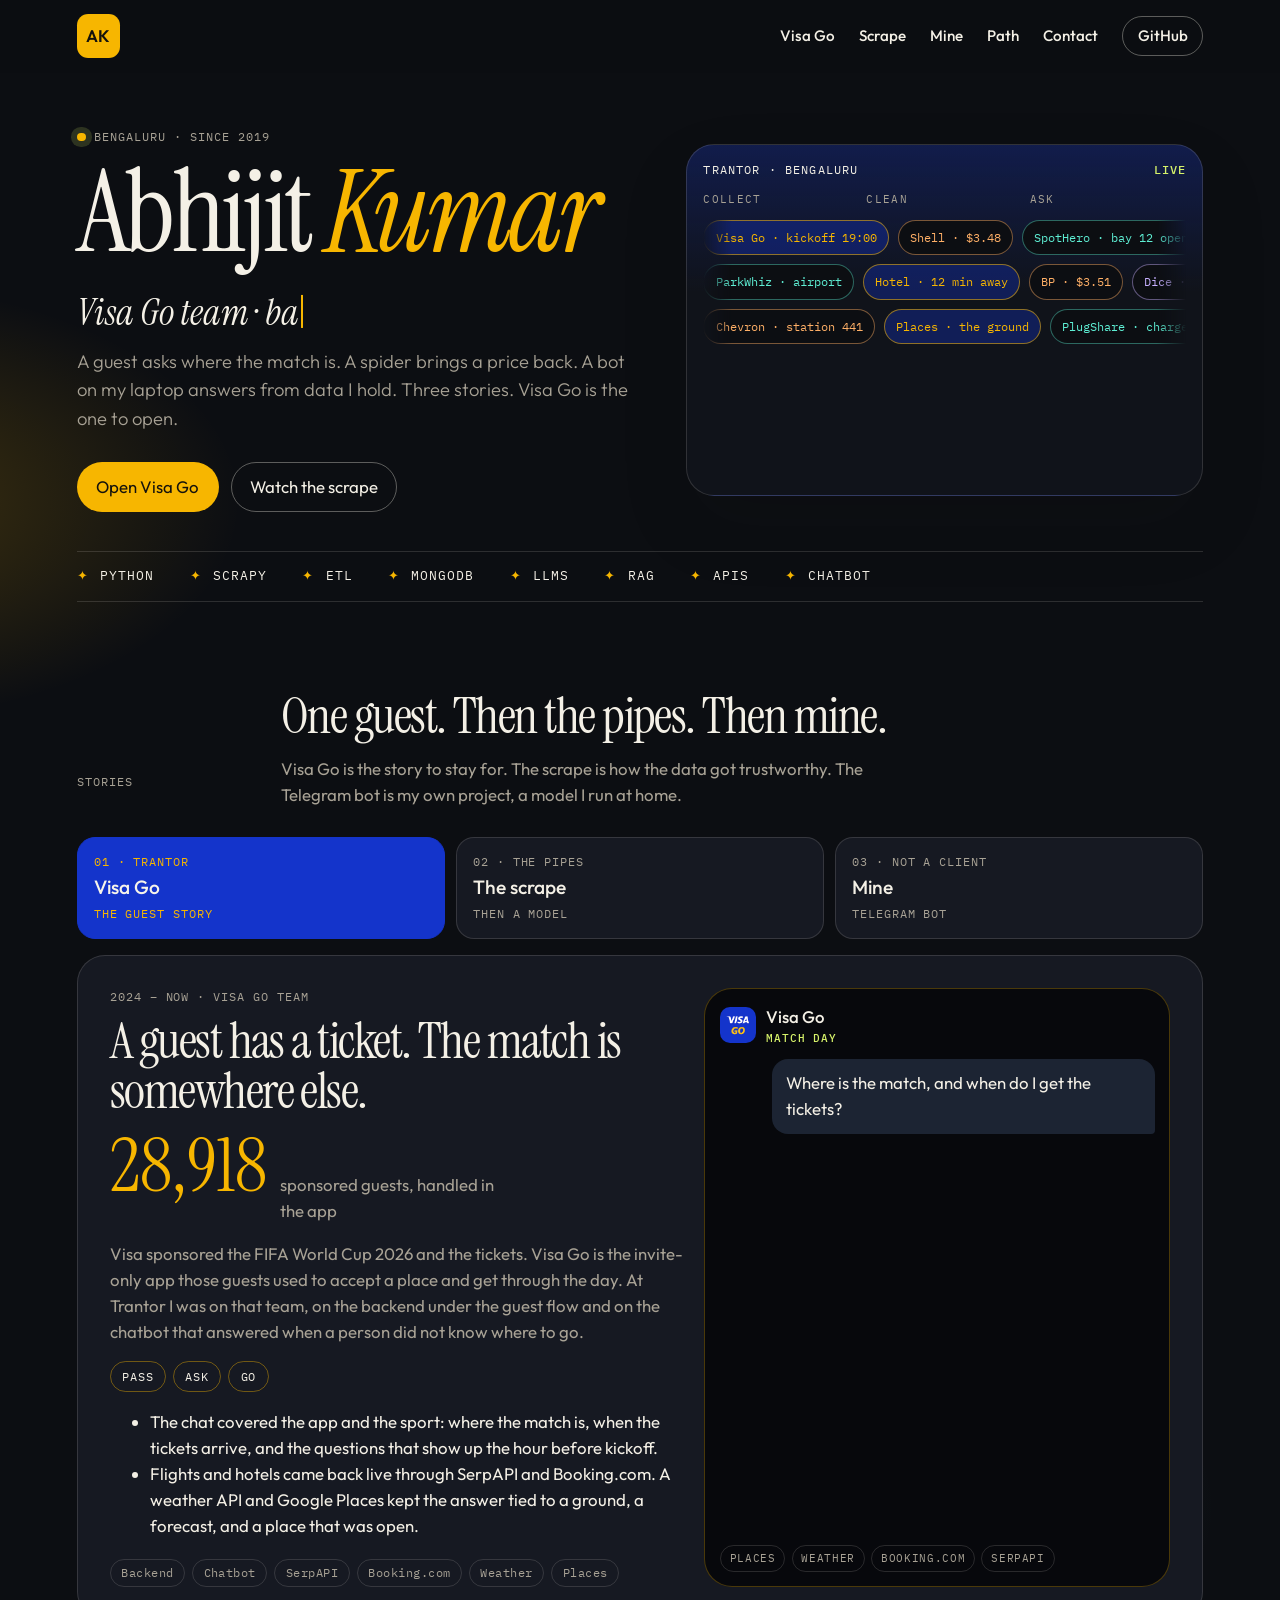
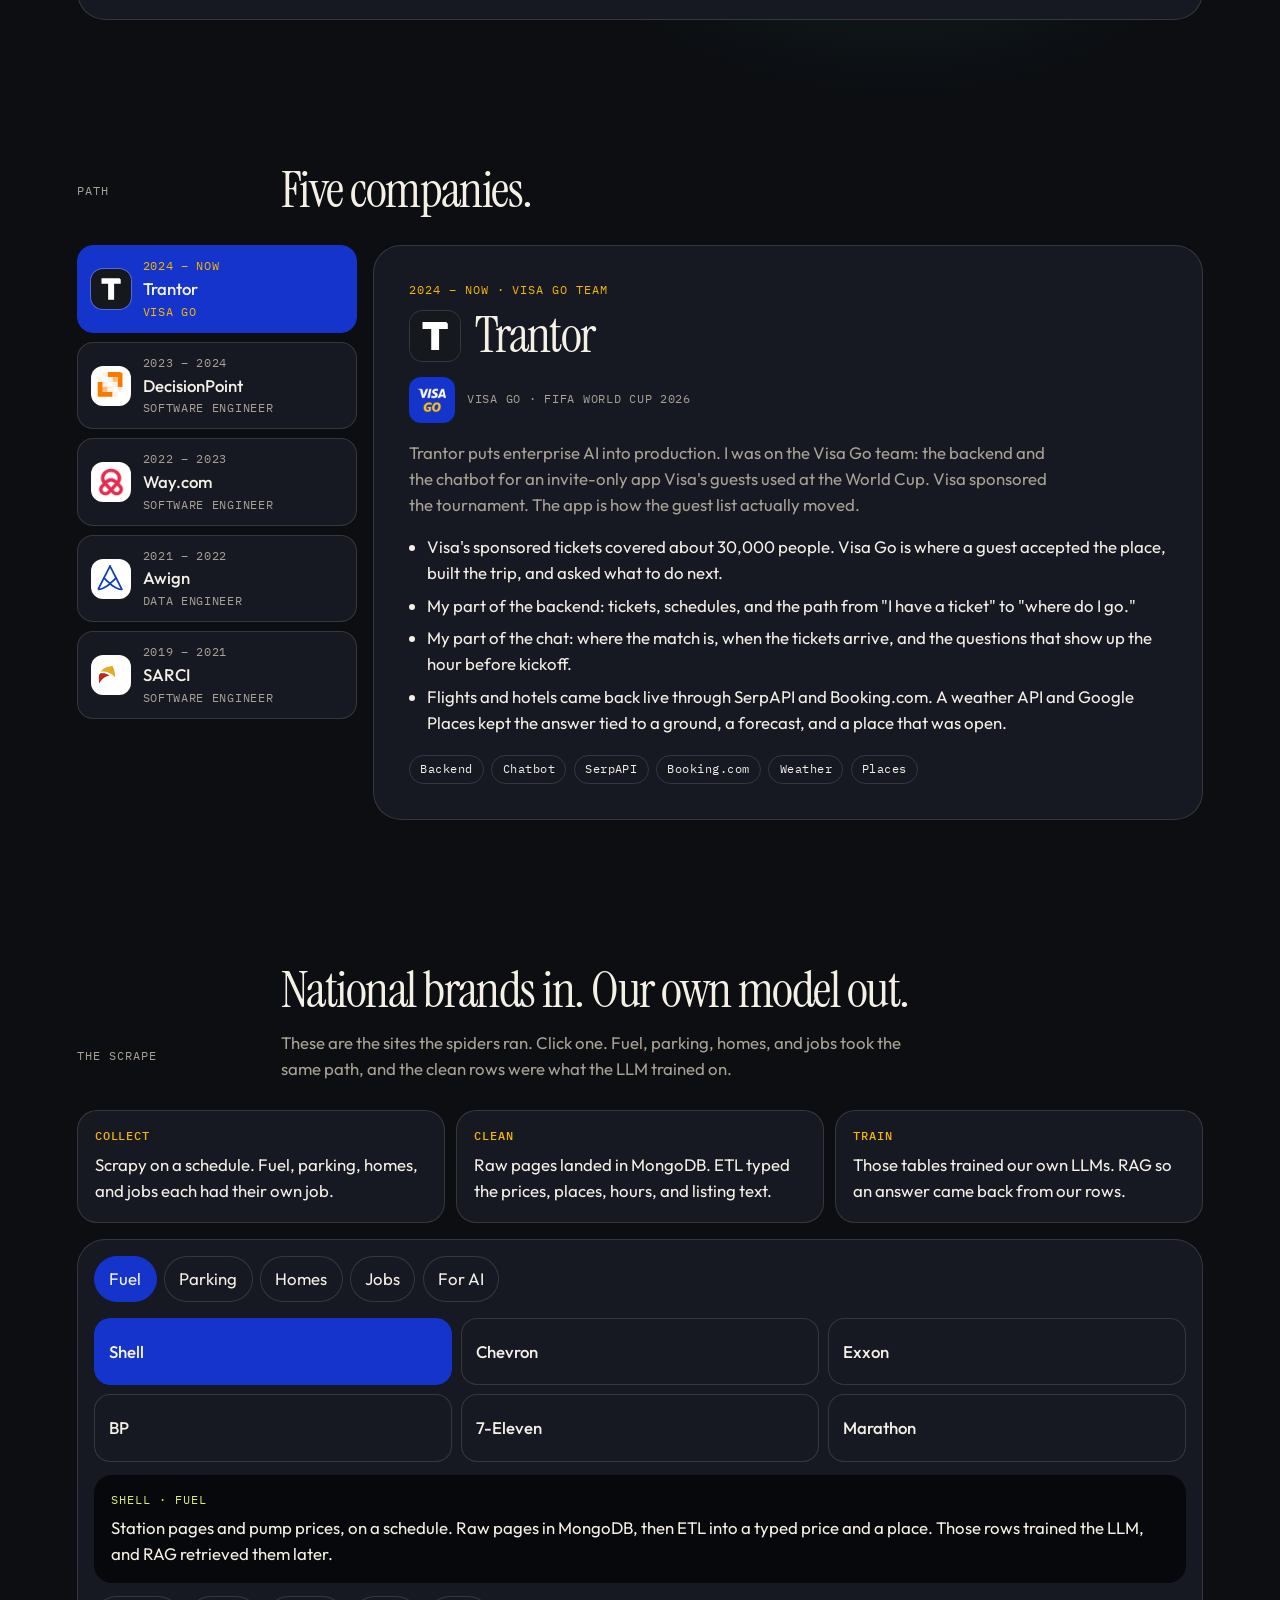
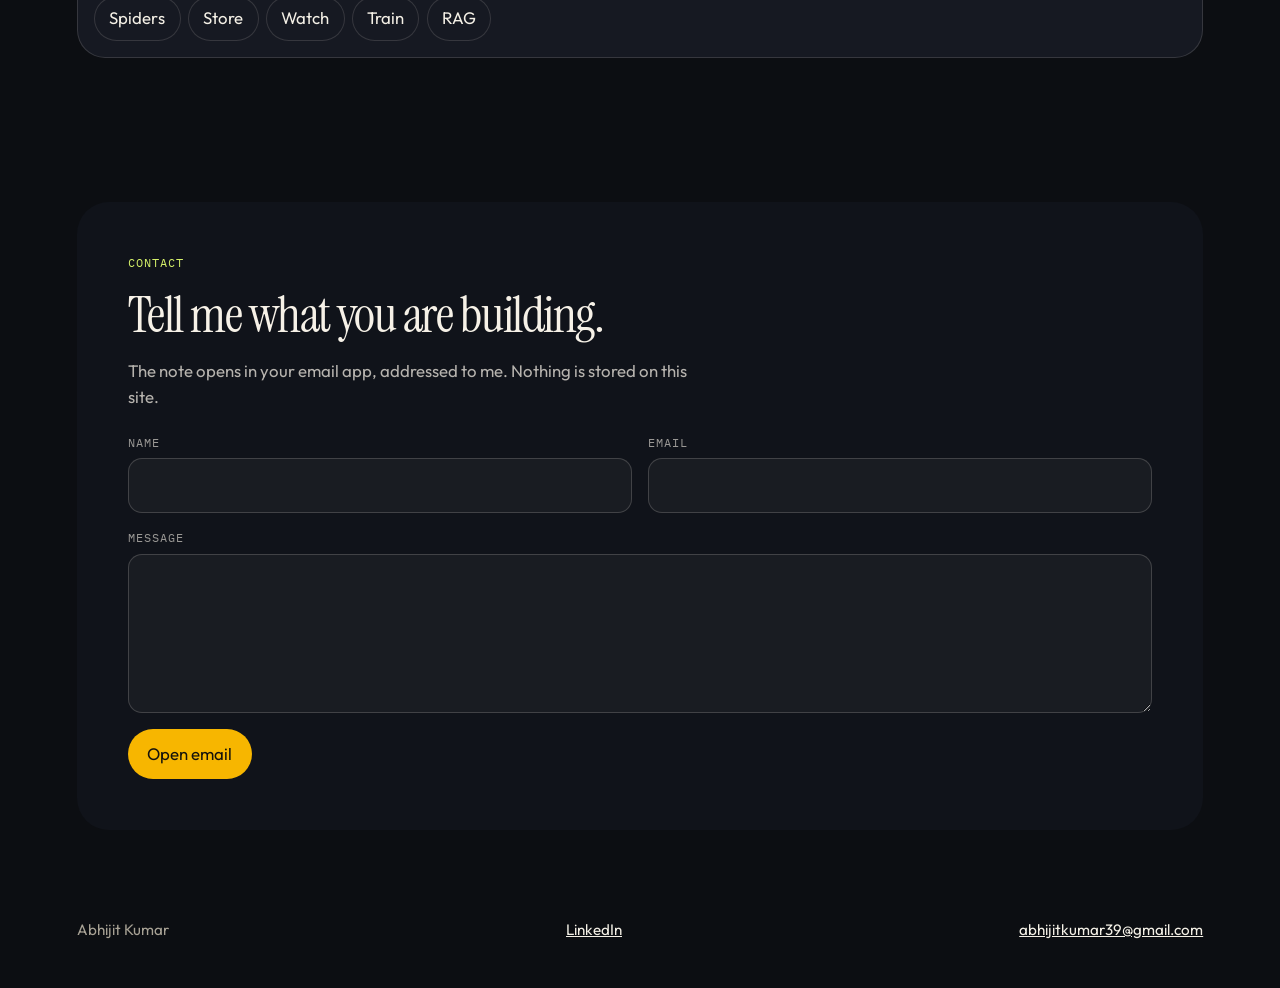
<file: index.html>
<!DOCTYPE html>
<html lang="en">
<head>
	<meta charset="utf-8">
	<meta name="viewport" content="width=device-width, initial-scale=1">
	<title>Abhijit Kumar — Visa Go at Trantor</title>
	<meta name="description" content="Abhijit Kumar is on the Visa Go team at Trantor, working on the backend and the chatbot for Visa's FIFA World Cup guests. Before that: pipelines, ETL, and models trained on our own data.">
	<link rel="icon" href="images/favicon.ico">
	<link rel="preconnect" href="https://fonts.googleapis.com">
	<link rel="preconnect" href="https://fonts.gstatic.com" crossorigin>
	<link href="https://fonts.googleapis.com/css2?family=IBM+Plex+Mono:wght@400;500&family=Instrument+Serif:ital@0;1&family=Outfit:wght@300;400;500;600&display=swap" rel="stylesheet">
	<link rel="stylesheet" href="assets/css/portfolio.css?v=9">
</head>
<body>
	<a class="skip" href="#path">Skip to the path</a>

	<header class="nav" data-nav>
		<a class="mark" href="#top" aria-label="Abhijit Kumar, home">AK</a>
		<button class="menu" type="button" aria-expanded="false" aria-controls="site-nav">
			<span class="menu-label">Menu</span>
			<span class="menu-bars" aria-hidden="true"></span>
		</button>
		<nav id="site-nav" class="nav-links">
			<a href="#visa">Visa Go</a>
			<a href="#sources">Scrape</a>
			<a href="#tab-mine">Mine</a>
			<a href="#path">Path</a>
			<a href="#contact">Contact</a>
			<a class="nav-github" href="https://github.com/abhijitkumar39" target="_blank" rel="noopener">GitHub</a>
		</nav>
	</header>

	<main id="top">
		<section class="hero">
			<div class="hero-copy">
				<p class="eyebrow"><span class="dot" aria-hidden="true"></span> Bengaluru · since 2019</p>
				<h1>Abhijit <em>Kumar</em></h1>
				<p class="role">Visa Go team · <span id="role" aria-live="polite">backend</span><span class="caret" aria-hidden="true"></span></p>
				<p class="lede">A guest asks where the match is. A spider brings a price back. A bot on my laptop answers from data I hold. Three stories. Visa Go is the one to open.</p>
				<div class="hero-actions">
					<a class="btn btn-primary" href="#visa">Open Visa Go</a>
					<a class="btn btn-ghost" href="#sources">Watch the scrape</a>
				</div>
			</div>

			<aside class="pipe" aria-label="A live pass of the work">
				<div class="pipe-top">
					<span>Trantor · Bengaluru</span>
					<strong>Live</strong>
				</div>
				<div class="pipe-stages">
					<span>Collect</span>
					<span>Clean</span>
					<span>Ask</span>
				</div>
				<div class="pipe-window">
					<div class="pipe-lane">
						<span class="pill visa">Visa Go · kickoff 19:00</span>
						<span class="pill fuel">Shell · $3.48</span>
						<span class="pill park">SpotHero · bay 12 open</span>
						<span class="pill home">Lennar · lot 14</span>
						<span class="pill job">Indeed · data engineer</span>
						<span class="pill visa">Tickets land tonight</span>
						<span class="pill visa">Visa Go · kickoff 19:00</span>
						<span class="pill fuel">Shell · $3.48</span>
						<span class="pill park">SpotHero · bay 12 open</span>
						<span class="pill home">Lennar · lot 14</span>
						<span class="pill job">Indeed · data engineer</span>
						<span class="pill visa">Tickets land tonight</span>
					</div>
					<div class="pipe-lane back">
						<span class="pill park">ParkWhiz · airport</span>
						<span class="pill visa">Hotel · 12 min away</span>
						<span class="pill fuel">BP · $3.51</span>
						<span class="pill job">Dice · backend</span>
						<span class="pill home">KB Home · plan B</span>
						<span class="pill visa">Weather · clear</span>
						<span class="pill park">ParkWhiz · airport</span>
						<span class="pill visa">Hotel · 12 min away</span>
						<span class="pill fuel">BP · $3.51</span>
						<span class="pill job">Dice · backend</span>
						<span class="pill home">KB Home · plan B</span>
						<span class="pill visa">Weather · clear</span>
					</div>
					<div class="pipe-lane">
						<span class="pill fuel">Chevron · station 441</span>
						<span class="pill visa">Places · the ground</span>
						<span class="pill park">PlugShare · charger</span>
						<span class="pill job">Glassdoor · listing</span>
						<span class="pill home">Pulte · community</span>
						<span class="pill visa">Booking.com · still open</span>
						<span class="pill fuel">Chevron · station 441</span>
						<span class="pill visa">Places · the ground</span>
						<span class="pill park">PlugShare · charger</span>
						<span class="pill job">Glassdoor · listing</span>
						<span class="pill home">Pulte · community</span>
						<span class="pill visa">Booking.com · still open</span>
					</div>
				</div>
			</aside>
		</section>

		<section class="strip" aria-label="Tools">
			<ul>
				<li>Python</li>
				<li>Scrapy</li>
				<li>ETL</li>
				<li>MongoDB</li>
				<li>LLMs</li>
				<li>RAG</li>
				<li>APIs</li>
				<li>Chatbot</li>
			</ul>
		</section>

		<section id="stories" class="section">
			<div class="section-head">
				<p class="eyebrow">Stories</p>
				<div>
					<h2>One guest. Then the pipes. Then mine.</h2>
					<p class="section-lede">Visa Go is the story to stay for. The scrape is how the data got trustworthy. The Telegram bot is my own project, a model I run at home.</p>
				</div>
			</div>

			<div class="story-switch" data-switcher>
				<div class="story-tabs" role="tablist" aria-label="Stories">
					<button type="button" role="tab" id="tab-visa" aria-controls="panel-visa" aria-selected="true">
						<span>01 · Trantor</span>
						<strong>Visa Go</strong>
						<small>The guest story</small>
					</button>
					<button type="button" role="tab" id="tab-scrape" aria-controls="panel-scrape" aria-selected="false">
						<span>02 · The pipes</span>
						<strong>The scrape</strong>
						<small>Then a model</small>
					</button>
					<button type="button" role="tab" id="tab-mine" aria-controls="panel-mine" aria-selected="false">
						<span>03 · Not a client</span>
						<strong>Mine</strong>
						<small>Telegram bot</small>
					</button>
				</div>

				<article class="story-card" role="tabpanel" id="panel-visa" aria-labelledby="tab-visa">
					<div class="story-copy">
						<p class="stage-kicker">2024 – now · Visa Go team</p>
						<h3 id="visa">A guest has a ticket. The match is somewhere else.</h3>
						<div class="guests">
							<b data-count="30000">30,000</b>
							<span>sponsored guests, handled in the app</span>
						</div>
						<p>Visa sponsored the FIFA World Cup 2026 and the tickets. Visa Go is the invite-only app those guests used to accept a place and get through the day. At Trantor I was on that team, on the backend under the guest flow and on the chatbot that answered when a person did not know where to go.</p>
						<ol class="journey">
							<li>Pass</li>
							<li>Ask</li>
							<li>Go</li>
						</ol>
						<ul>
							<li>The chat covered the app and the sport: where the match is, when the tickets arrive, and the questions that show up the hour before kickoff.</li>
							<li>Flights and hotels came back live through SerpAPI and Booking.com. A weather API and Google Places kept the answer tied to a ground, a forecast, and a place that was open.</li>
						</ul>
						<p class="chips"><span>Backend</span><span>Chatbot</span><span>SerpAPI</span><span>Booking.com</span><span>Weather</span><span>Places</span></p>
					</div>
					<div class="phone" data-chat>
						<div class="phone-bar">
							<img src="images/logos/visago.png" alt="">
							<div>Visa Go<small>Match day</small></div>
						</div>
						<div class="phone-log" id="chat-log" aria-live="polite">
							<p class="bubble guest">Where is the match, and when do I get the tickets?</p>
							<p class="bubble bot">Kickoff is at the ground on your pass. Tickets land tonight.</p>
							<p class="bubble guest">Find a flight and a hotel. What is the weather doing?</p>
							<p class="bubble bot">Clear skies. A hotel twelve minutes out is still open. Flights are live.</p>
						</div>
						<div class="phone-sources">
							<span data-source="places" class="on">Places</span>
							<span data-source="weather" class="on">Weather</span>
							<span data-source="booking" class="on">Booking.com</span>
							<span data-source="serp" class="on">SerpAPI</span>
						</div>
					</div>
				</article>

				<article class="story-card" role="tabpanel" id="panel-scrape" aria-labelledby="tab-scrape" hidden>
					<div class="story-copy">
						<p class="stage-kicker">The second story</p>
						<h3>Rows in. A model out.</h3>
						<p>The work was outside data, in every day, clean enough to trust. Spiders for fuel, parking, homes, and jobs. Raw pages in MongoDB. ETL kept running after the first pull.</p>
						<p>Those tables trained our own LLMs. RAG sat on the store, so a question about a price or a place came back from our rows.</p>
						<p><a class="btn btn-primary" href="#sources">Open the board</a></p>
					</div>
					<div class="gates" aria-hidden="true">
						<div class="gate">
							<strong>Collect</strong>
							<div class="gate-window">
								<div class="gate-fall">
									<span class="pill fuel">Shell</span><span class="pill park">SpotHero</span><span class="pill home">Lennar</span><span class="pill job">Indeed</span>
									<span class="pill fuel">Shell</span><span class="pill park">SpotHero</span><span class="pill home">Lennar</span><span class="pill job">Indeed</span>
								</div>
							</div>
						</div>
						<div class="gate">
							<strong>Clean</strong>
							<div class="gate-window">
								<div class="gate-fall">
									<span class="pill fuel">$3.48 · typed</span><span class="pill park">bay 12 · open</span><span class="pill home">lot 14</span><span class="pill job">title · place</span>
									<span class="pill fuel">$3.48 · typed</span><span class="pill park">bay 12 · open</span><span class="pill home">lot 14</span><span class="pill job">title · place</span>
								</div>
							</div>
						</div>
						<div class="gate">
							<strong>Train</strong>
							<div class="gate-window">
								<div class="gate-fall">
									<span class="pill visa">our rows</span><span class="pill visa">RAG</span><span class="pill job">our listings</span><span class="pill visa">the model</span>
									<span class="pill visa">our rows</span><span class="pill visa">RAG</span><span class="pill job">our listings</span><span class="pill visa">the model</span>
								</div>
							</div>
						</div>
					</div>
				</article>

				<article class="story-card" role="tabpanel" id="panel-mine" aria-labelledby="tab-mine" hidden>
					<div class="story-copy">
						<p class="stage-kicker">Personal · a model I run</p>
						<h3>A sentence in. A reminder, or an answer, out.</h3>
						<p>This one is mine. A Telegram bot in front of a local model, Ollama running qwen3:4b on a Mac Mini. Tailscale is how I reach that machine, so the model stays at home and the chat still works from my phone.</p>
						<p>I write to it the way I would write to a person. Ask it to schedule something and the model picks out the time and saves the reminder. Ask it a normal question and it answers. The typing mark appears the moment the message is sent, and stays up until the reply is ready.</p>
						<p>Live search is the next piece, so a question about today can come back with something current instead of only what the model already knows.</p>
						<p class="chips"><span>Telegram</span><span>Ollama</span><span>qwen3:4b</span><span>Mac Mini</span><span>Tailscale</span><span>SQLite</span></p>
						<p><a class="btn btn-ghost" href="https://github.com/abhijitkumar39/personal-reminder-assistant" target="_blank" rel="noopener">Reminder assistant</a></p>
					</div>
					<div class="phone mine-phone" aria-hidden="true">
						<div class="phone-bar">
							<div>Telegram<small>Typing…</small></div>
						</div>
						<div class="phone-log">
							<p class="bubble me">Remind me to buy groceries today at 6 in the evening.</p>
							<p class="bubble ollama">Saved. I'll ping you today at 6.</p>
							<p class="bubble me">What's latest in the news?</p>
							<p class="bubble ollama">Not yet. Live search is next, so a question about today still waits.</p>
						</div>
					</div>
				</article>
			</div>
		</section>

		<section id="path" class="section">
			<div class="section-head">
				<p class="eyebrow">Path</p>
				<h2>Five companies.</h2>
			</div>

			<div class="switcher" data-switcher>
				<div class="switcher-tabs" role="tablist" aria-label="Companies">
					<button type="button" role="tab" id="tab-trantor" aria-controls="panel-trantor" aria-selected="true">
						<img class="co-mark co-mark-fill" src="images/logos/trantor.svg" alt="">
						<span>2024 – now</span>
						<strong>Trantor</strong>
						<small>Visa Go</small>
					</button>
					<button type="button" role="tab" id="tab-dp" aria-controls="panel-dp" aria-selected="false">
						<img class="co-mark" src="images/logos/decisionpoint.svg" alt="">
						<span>2023 – 2024</span>
						<strong>DecisionPoint</strong>
						<small>Software engineer</small>
					</button>
					<button type="button" role="tab" id="tab-way" aria-controls="panel-way" aria-selected="false">
						<img class="co-mark" src="images/logos/way.png" alt="">
						<span>2022 – 2023</span>
						<strong>Way.com</strong>
						<small>Software engineer</small>
					</button>
					<button type="button" role="tab" id="tab-awign" aria-controls="panel-awign" aria-selected="false">
						<img class="co-mark" src="images/logos/awign.svg" alt="">
						<span>2021 – 2022</span>
						<strong>Awign</strong>
						<small>Data engineer</small>
					</button>
					<button type="button" role="tab" id="tab-sarci" aria-controls="panel-sarci" aria-selected="false">
						<img class="co-mark" src="images/logos/sarci.png" alt="">
						<span>2019 – 2021</span>
						<strong>SARCI</strong>
						<small>Software engineer</small>
					</button>
				</div>

				<div class="switcher-stage">
					<article class="stage-card" role="tabpanel" id="panel-trantor" aria-labelledby="tab-trantor">
						<p class="stage-kicker">2024 – now · Visa Go team</p>
						<div class="stage-title">
							<img class="co-mark co-mark-fill" src="images/logos/trantor.svg" alt="">
							<h3>Trantor</h3>
						</div>
						<p class="product-lockup">
							<img src="images/logos/visago.png" alt="">
							<span>Visa Go · FIFA World Cup 2026</span>
						</p>
						<p class="stage-company">Trantor puts enterprise AI into production. I was on the Visa Go team: the backend and the chatbot for an invite-only app Visa's guests used at the World Cup. Visa sponsored the tournament. The app is how the guest list actually moved.</p>
						<ul>
							<li>Visa's sponsored tickets covered about 30,000 people. Visa Go is where a guest accepted the place, built the trip, and asked what to do next.</li>
							<li>My part of the backend: tickets, schedules, and the path from "I have a ticket" to "where do I go."</li>
							<li>My part of the chat: where the match is, when the tickets arrive, and the questions that show up the hour before kickoff.</li>
							<li>Flights and hotels came back live through SerpAPI and Booking.com. A weather API and Google Places kept the answer tied to a ground, a forecast, and a place that was open.</li>
						</ul>
						<p class="chips"><span>Backend</span><span>Chatbot</span><span>SerpAPI</span><span>Booking.com</span><span>Weather</span><span>Places</span></p>
					</article>

					<article class="stage-card" role="tabpanel" id="panel-dp" aria-labelledby="tab-dp" hidden>
						<p class="stage-kicker">Aug 2023 – 2024 · Software engineer</p>
						<div class="stage-title">
							<img class="co-mark" src="images/logos/decisionpoint.svg" alt="">
							<h3>DecisionPoint</h3>
						</div>
						<p class="stage-company">Enterprise mobility for warehouses, stores, and delivery routes. Stock moves from the truck to the distribution center to the store. The question on the floor is what to do with it next.</p>
						<ul>
							<li>We used an LLM to optimize that inventory. It pointed at what was running short, what was sitting still, and what should move.</li>
							<li>RAG kept the recommendation on the records. A count, a location, and the recent movement were retrieved first, then written into the answer.</li>
							<li>A model can only optimize stock it can see. Scans and updates had to land as rows retrieval could trust.</li>
						</ul>
						<p class="chips"><span>LLM</span><span>RAG</span><span>Inventory</span></p>
					</article>

					<article class="stage-card" role="tabpanel" id="panel-way" aria-labelledby="tab-way" hidden>
						<p class="stage-kicker">Jun 2022 – Aug 2023 · Software engineer · lead</p>
						<div class="stage-title">
							<img class="co-mark" src="images/logos/way.png" alt="">
							<h3>Way.com</h3>
						</div>
						<p class="stage-company">A US driver app for parking, car washes, gas, and EV charging. I scraped the sources, kept the ETL running, and the cleaned tables trained our own LLMs.</p>
						<ul>
							<li>Scraping on a schedule, then the ETL I maintained. Raw pages in MongoDB, typed prices, hours, and coordinates out.</li>
							<li>Those tables trained our own LLMs, so the model knew our prices and places.</li>
							<li>RAG at question time. The answer was retrieved from that store: a price at a time, or a place that was still open.</li>
						</ul>
						<p class="chips"><span>Scrapy</span><span>ETL</span><span>MongoDB</span><span>LLM</span><span>RAG</span></p>
					</article>

					<article class="stage-card" role="tabpanel" id="panel-awign" aria-labelledby="tab-awign" hidden>
						<p class="stage-kicker">Feb 2021 – May 2022 · Data engineer · Bengaluru</p>
						<div class="stage-title">
							<img class="co-mark" src="images/logos/awign.svg" alt="">
							<h3>Awign</h3>
						</div>
						<p class="stage-company">A gig-work platform. Enterprises hand over on-site and remote tasks, and a worker network across India carries them out. The data under that had to arrive, stay clean, and be usable.</p>
						<ul>
							<li>Ran ETL from extract through load, and kept those jobs fast and reliable.</li>
							<li>Found the sources worth keeping and automated collection, so a feed scaled past a one-off pull.</li>
							<li>Turned data the platform already held into something a team could decide on.</li>
							<li>Raised quality and reliability in the pieces and across the whole system.</li>
							<li>Worked with other teams on what they needed, then built the version that matched.</li>
						</ul>
						<p class="chips"><span>ETL</span><span>Pipelines</span><span>Data quality</span></p>
					</article>

					<article class="stage-card" role="tabpanel" id="panel-sarci" aria-labelledby="tab-sarci" hidden>
						<p class="stage-kicker">Jul 2019 – Feb 2021 · Software engineer · Bengaluru</p>
						<div class="stage-title">
							<img class="co-mark" src="images/logos/sarci.png" alt="">
							<h3>SARCI</h3>
						</div>
						<p class="stage-company">Process automation for Indian businesses. Clients arrived with an ERP that was getting in the way, and with inventory that still moved by hand.</p>
						<ul>
							<li>Sat with clients on where the ERP fell short, and designed a fix that ran more cleanly and was easier to use.</li>
							<li>Built an automated inventory system, from tracking what was on hand through planning what to buy next.</li>
						</ul>
						<p class="chips"><span>ERP</span><span>Inventory</span><span>Automation</span></p>
					</article>
				</div>
			</div>
		</section>

		<section id="sources" class="section">
			<div class="section-head">
				<p class="eyebrow">The scrape</p>
				<div>
					<h2>National brands in. Our own model out.</h2>
					<p class="section-lede">These are the sites the spiders ran. Click one. Fuel, parking, homes, and jobs took the same path, and the clean rows were what the LLM trained on.</p>
				</div>
			</div>

			<ol class="beats">
				<li><strong>Collect</strong> Scrapy on a schedule. Fuel, parking, homes, and jobs each had their own job.</li>
				<li><strong>Clean</strong> Raw pages landed in MongoDB. ETL typed the prices, places, hours, and listing text.</li>
				<li><strong>Train</strong> Those tables trained our own LLMs. RAG so an answer came back from our rows.</li>
			</ol>

			<div class="board" data-board>
				<div class="lane-tabs" role="tablist" aria-label="Source lanes">
					<button type="button" role="tab" data-lane="fuel" aria-selected="true">Fuel</button>
					<button type="button" role="tab" data-lane="parking" aria-selected="false">Parking</button>
					<button type="button" role="tab" data-lane="homes" aria-selected="false">Homes</button>
					<button type="button" role="tab" data-lane="jobs" aria-selected="false">Jobs</button>
					<button type="button" role="tab" data-lane="ai" aria-selected="false">For AI</button>
				</div>

				<div class="brand-grid" data-lane-panel="fuel">
					<button type="button" data-brand="shell">Shell</button>
					<button type="button" data-brand="chevron">Chevron</button>
					<button type="button" data-brand="exxon">Exxon</button>
					<button type="button" data-brand="bp">BP</button>
					<button type="button" data-brand="seven">7-Eleven</button>
					<button type="button" data-brand="marathon">Marathon</button>
				</div>
				<div class="brand-grid" data-lane-panel="parking" hidden>
					<button type="button" data-brand="spothero">SpotHero</button>
					<button type="button" data-brand="parkwhiz">ParkWhiz</button>
					<button type="button" data-brand="parkopedia">Parkopedia</button>
					<button type="button" data-brand="plugshare">PlugShare</button>
				</div>
				<div class="brand-grid" data-lane-panel="homes" hidden>
					<button type="button" data-brand="lennar">Lennar</button>
					<button type="button" data-brand="horton">D.R. Horton</button>
					<button type="button" data-brand="pulte">Pulte</button>
					<button type="button" data-brand="toll">Toll Brothers</button>
					<button type="button" data-brand="kb">KB Home</button>
				</div>
				<div class="brand-grid" data-lane-panel="jobs" hidden>
					<button type="button" data-brand="indeed">Indeed</button>
					<button type="button" data-brand="glassdoor">Glassdoor</button>
					<button type="button" data-brand="linkedin">LinkedIn</button>
					<button type="button" data-brand="zip">ZipRecruiter</button>
					<button type="button" data-brand="monster">Monster</button>
					<button type="button" data-brand="dice">Dice</button>
				</div>
				<div class="brand-grid ai-note" data-lane-panel="ai" hidden>
					<p>The model was trained on our tables. A price that moved through the day, a bay that was still open, a listing that changed. RAG retrieved those rows at question time, so the answer cited our store.</p>
					<p>The personal one is a Telegram bot on a local Ollama model, running at home on a Mac Mini.</p>
					<a class="btn btn-ghost" href="#tab-mine">See the personal bot</a>
				</div>

				<div class="dock" data-dock>
					<p class="dock-kicker" id="dock-kicker">Shell · fuel</p>
					<p id="dock-copy">Station pages and pump prices, on a schedule. Raw pages in MongoDB, then ETL into a typed price and a place. Those rows trained the LLM, and RAG retrieved them later.</p>
				</div>

				<div class="steps" role="tablist" aria-label="How a collect became a model">
					<button type="button" data-step="spiders" aria-selected="false">Spiders</button>
					<button type="button" data-step="store" aria-selected="false">Store</button>
					<button type="button" data-step="watch" aria-selected="false">Watch</button>
					<button type="button" data-step="model" aria-selected="false">Train</button>
					<button type="button" data-step="rag" aria-selected="false">RAG</button>
				</div>
			</div>
		</section>

		<section id="contact" class="section contact">
			<div class="contact-panel">
				<p class="eyebrow">Contact</p>
				<h2>Tell me what you are building.</h2>
				<p class="contact-note">The note opens in your email app, addressed to me. Nothing is stored on this site.</p>
				<form class="note" id="note-form">
					<label>
						<span>Name</span>
						<input name="name" type="text" autocomplete="name" required maxlength="80">
					</label>
					<label>
						<span>Email</span>
						<input name="email" type="email" autocomplete="email" required maxlength="120">
					</label>
					<label class="full">
						<span>Message</span>
						<textarea name="message" rows="5" required maxlength="2000"></textarea>
					</label>
					<button class="btn btn-primary" type="submit">Open email</button>
				</form>
			</div>
		</section>
	</main>

	<footer class="footer">
		<p>Abhijit Kumar</p>
		<p><a href="https://www.linkedin.com/in/abhijit-kumar-79ab26136/" target="_blank" rel="noopener">LinkedIn</a></p>
		<p><a href="mailto:abhijitkumar39@gmail.com">abhijitkumar39@gmail.com</a></p>
	</footer>

	<script src="assets/js/portfolio.js?v=11"></script>
</body>
</html>
</file>
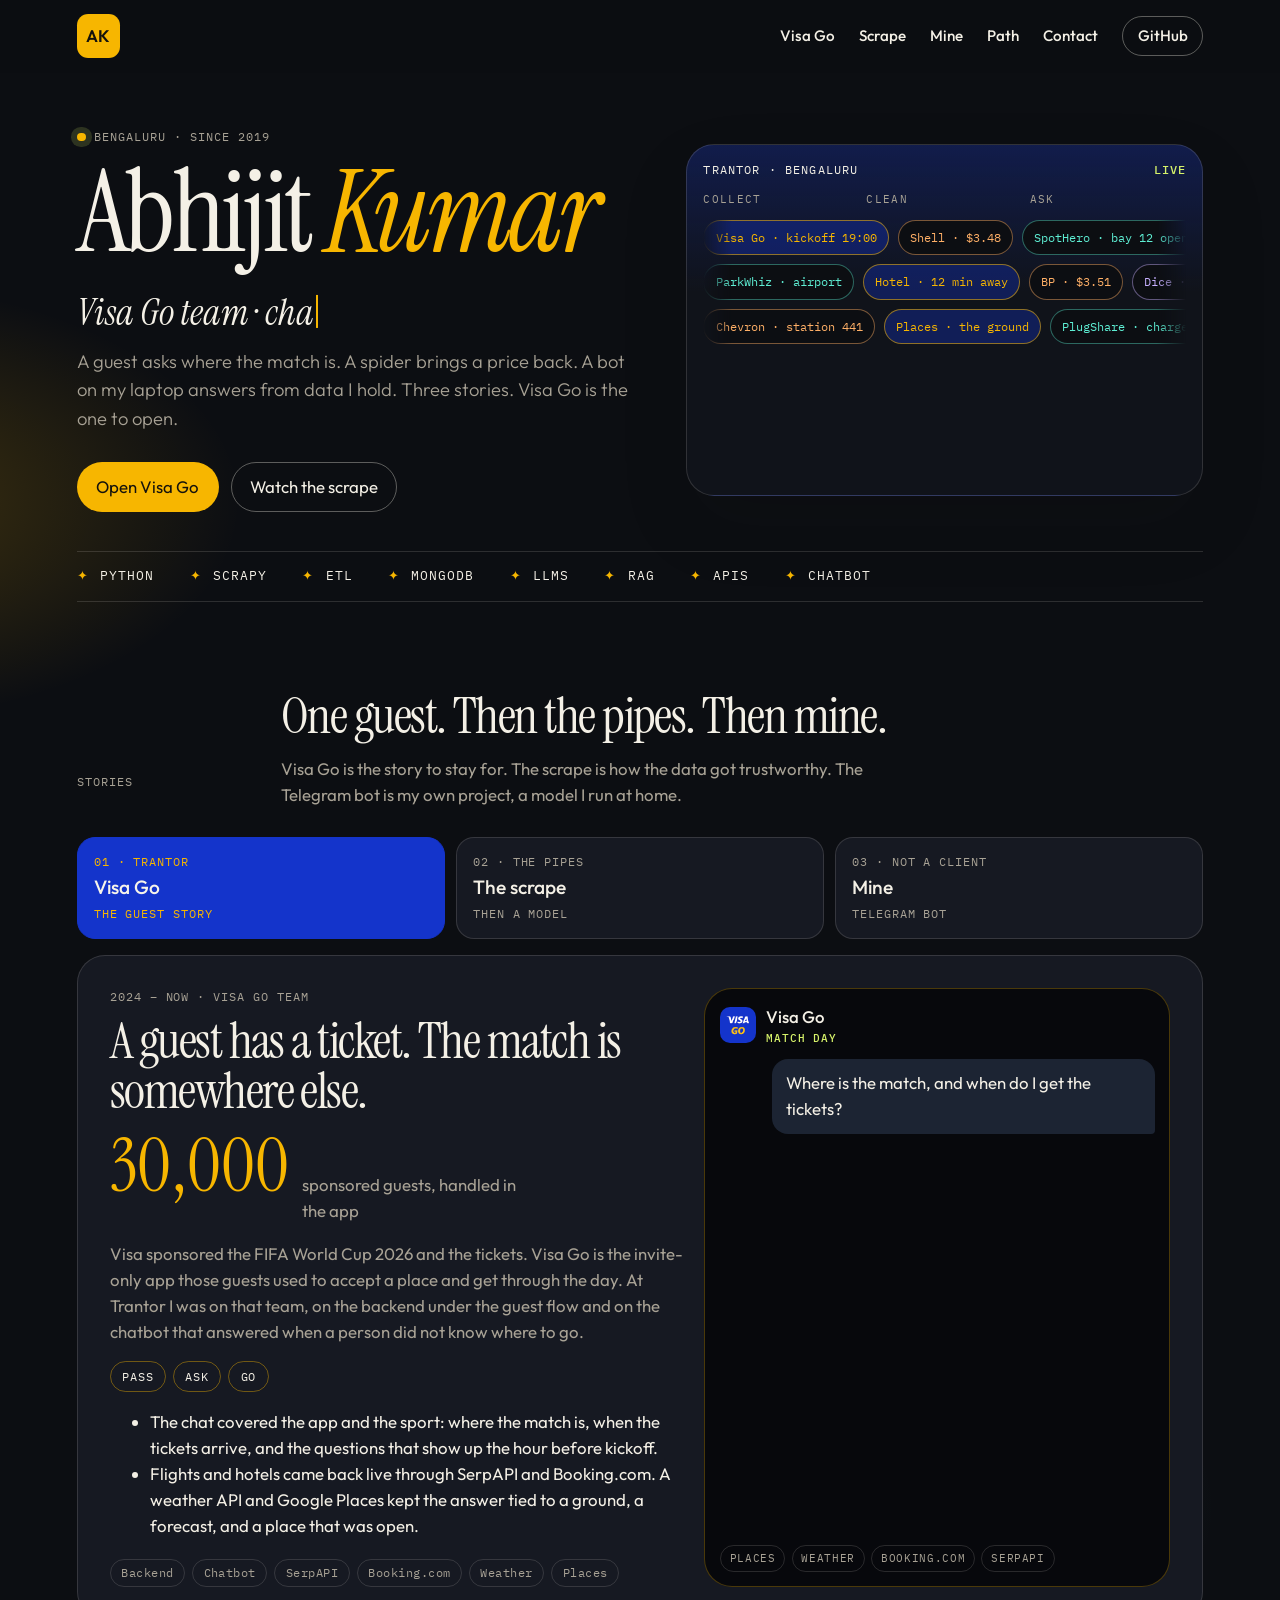
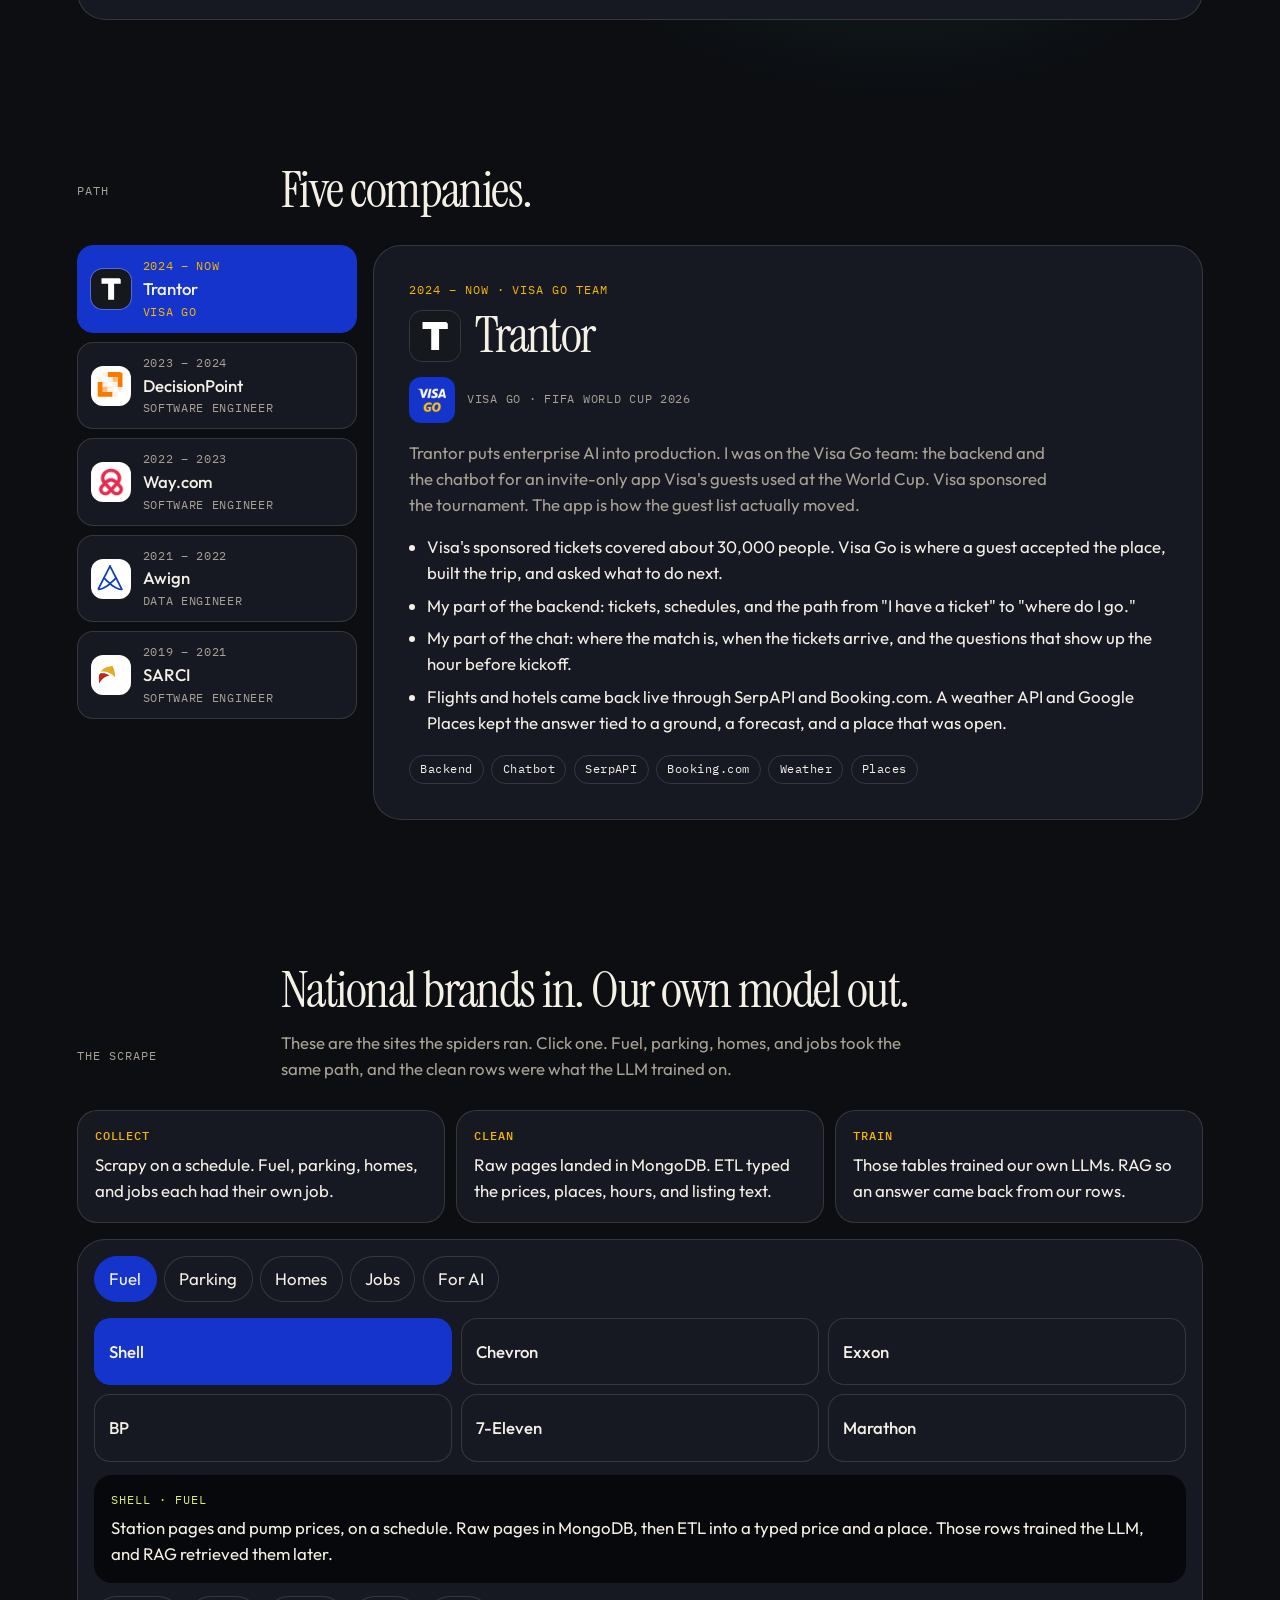
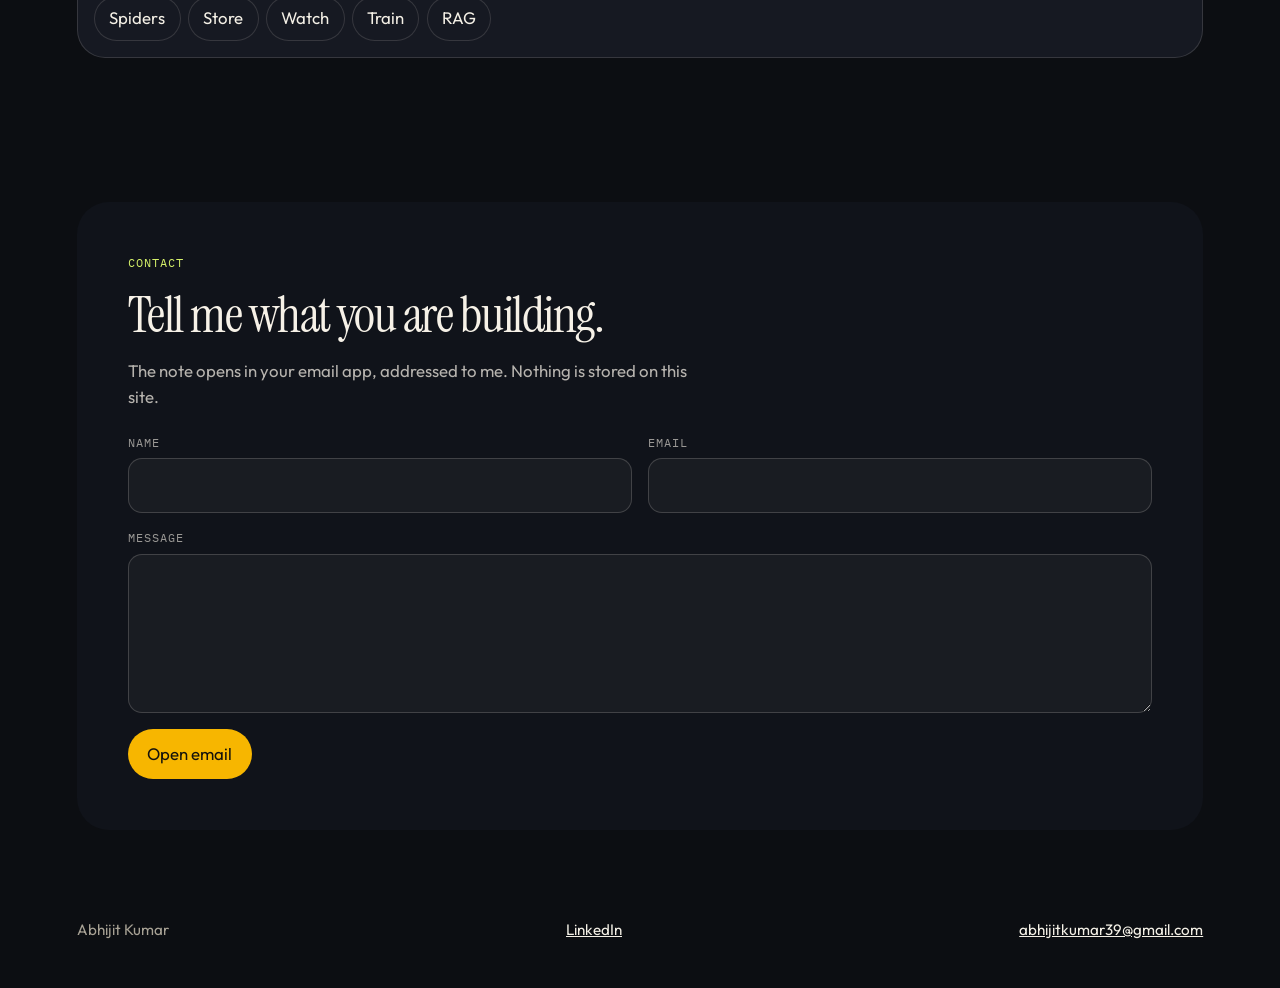
<file: contacts.html>
<!DOCTYPE html>
<html lang="en">
<head>
	<meta charset="utf-8">
	<meta name="viewport" content="width=device-width, initial-scale=1">
	<title>Contact — Abhijit Kumar</title>
	<link rel="canonical" href="index.html#contact">
	<meta http-equiv="refresh" content="0; url=index.html#contact">
	<script>location.replace("index.html#contact");</script>
</head>
<body>
	<p><a href="index.html#contact">Contact</a></p>
</body>
</html>
</file>
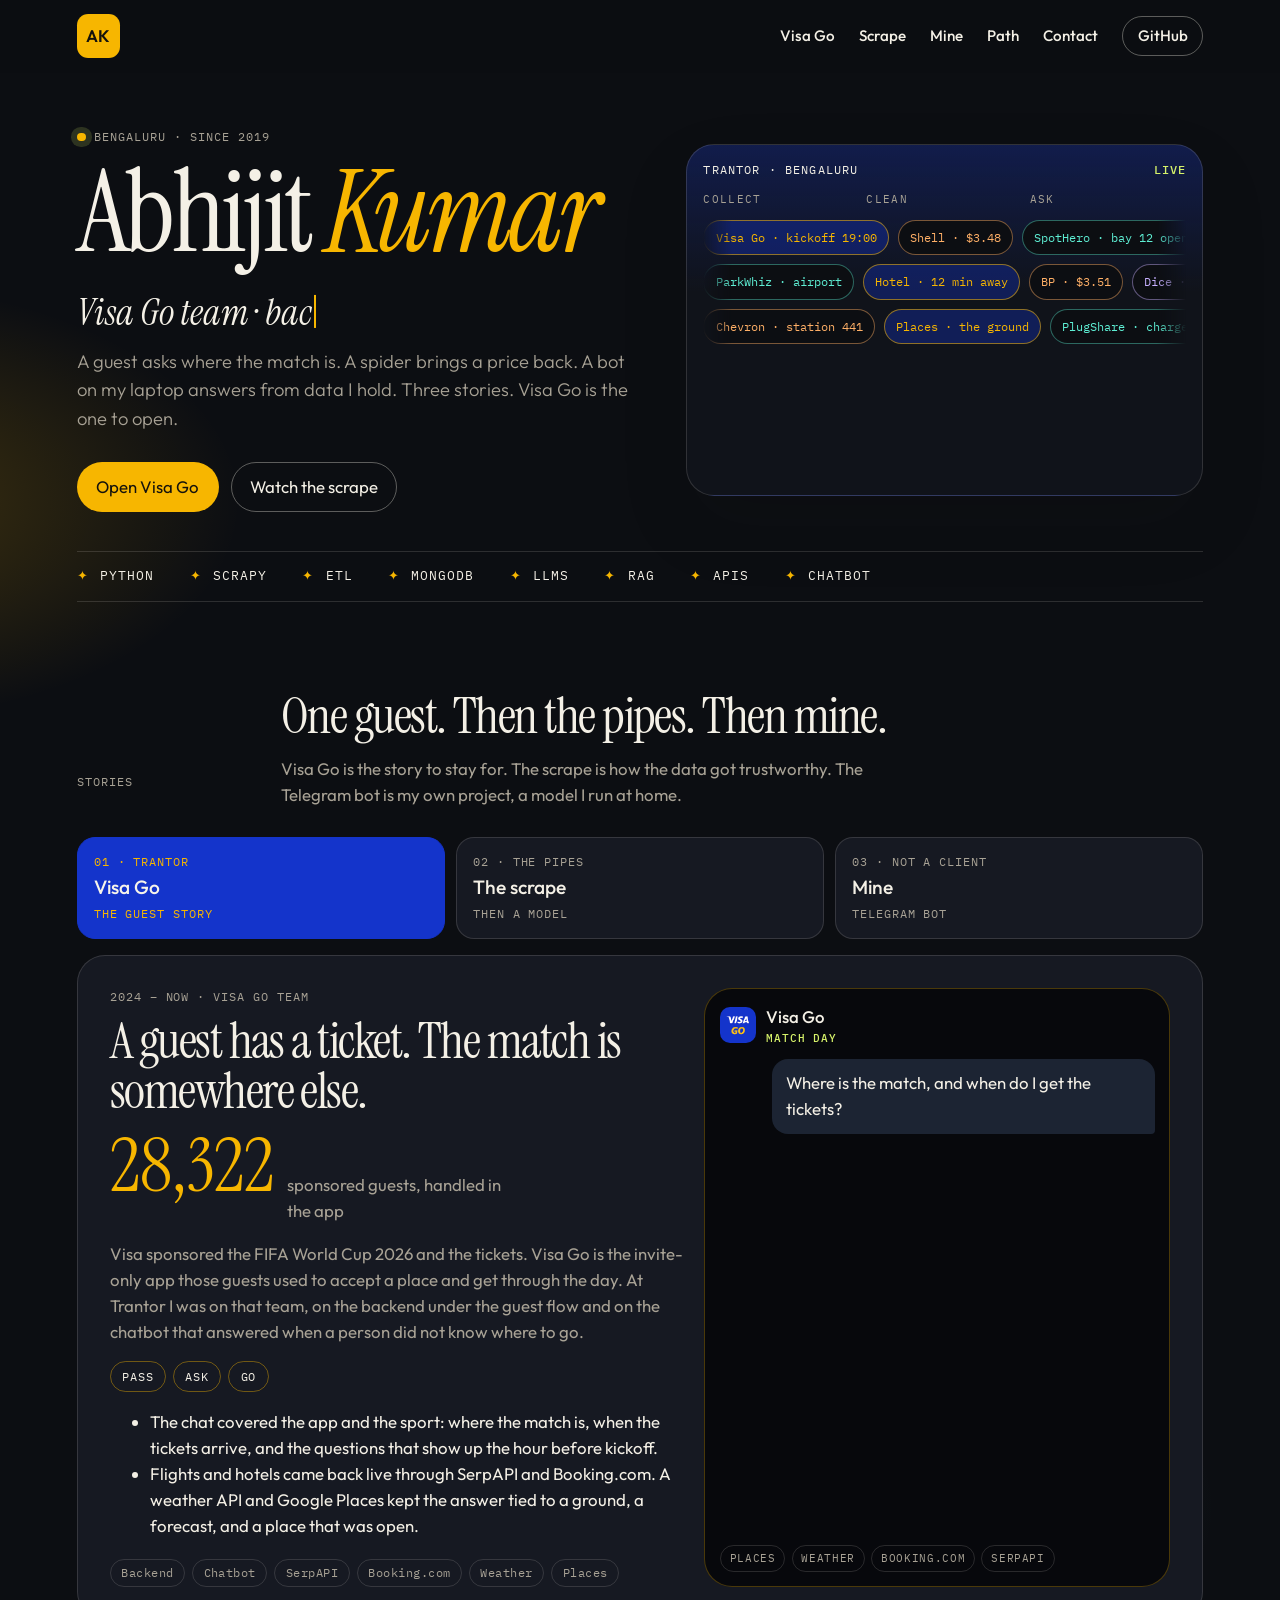
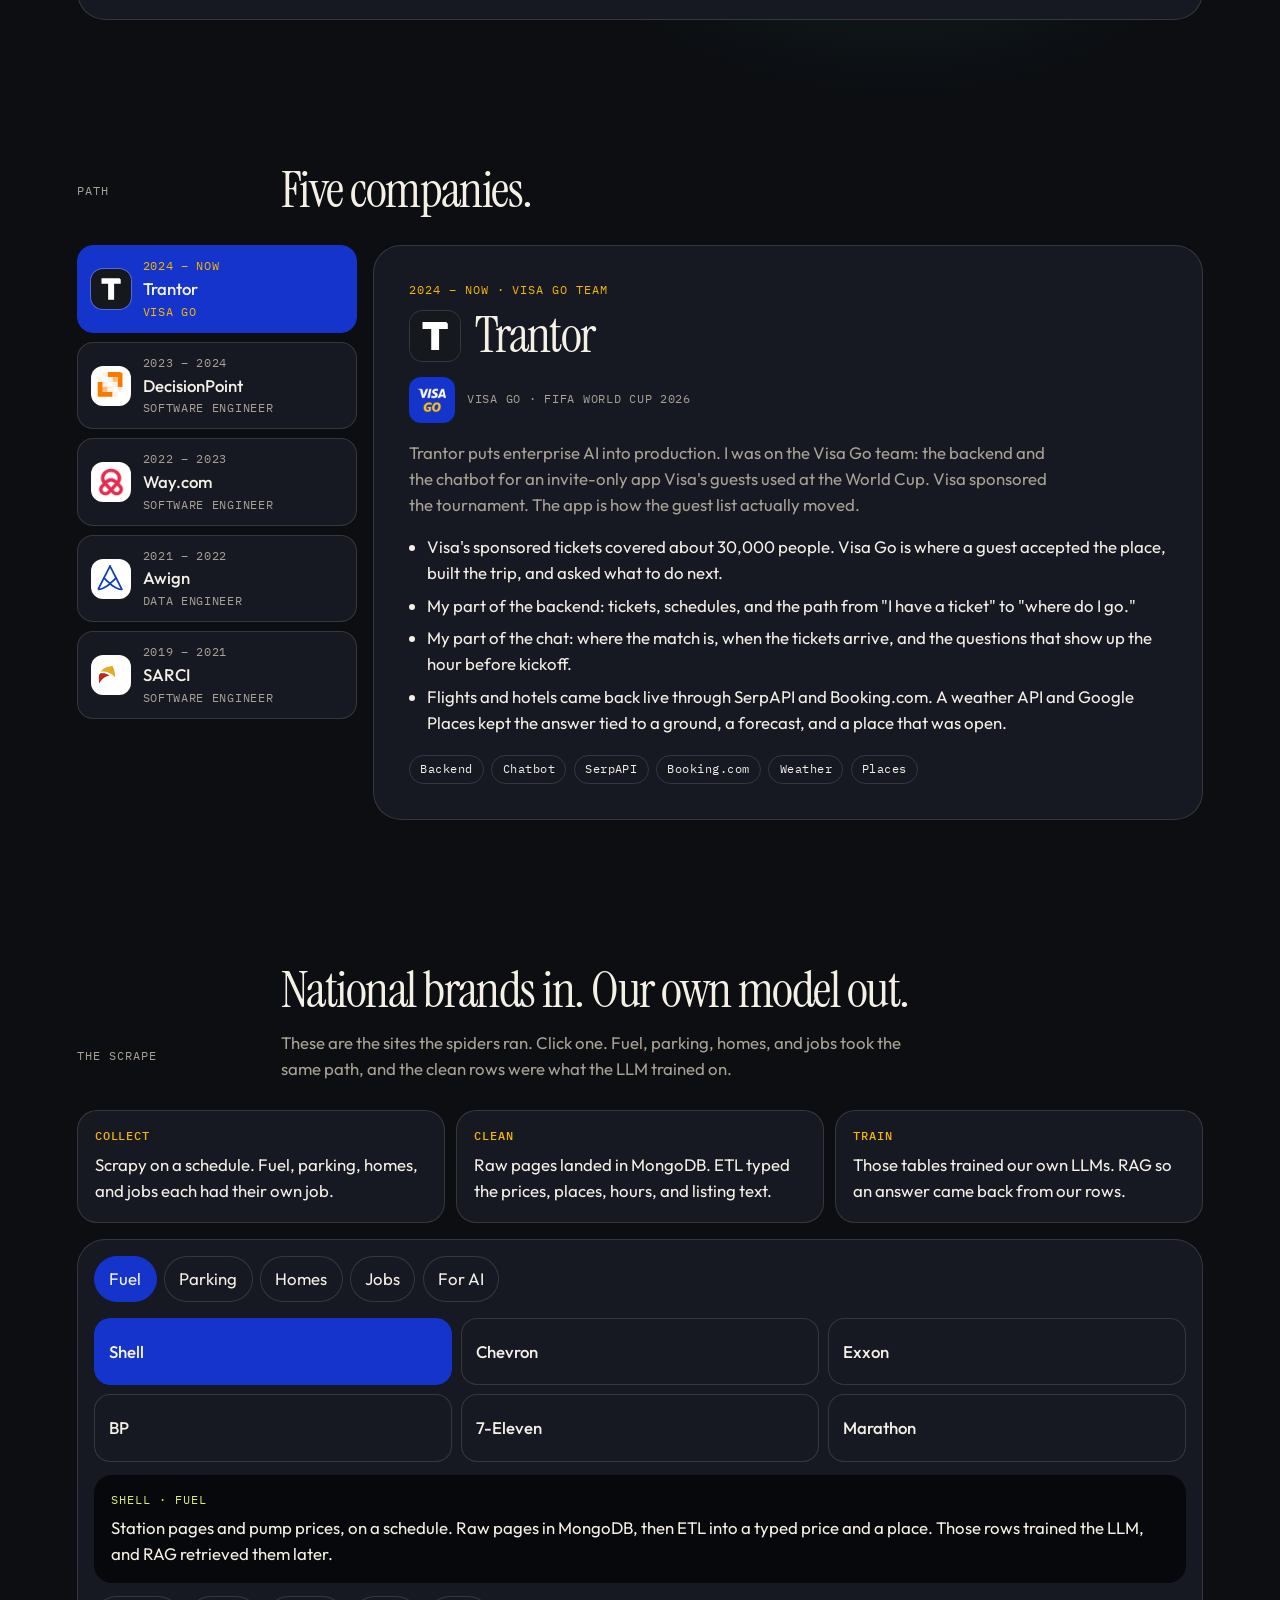
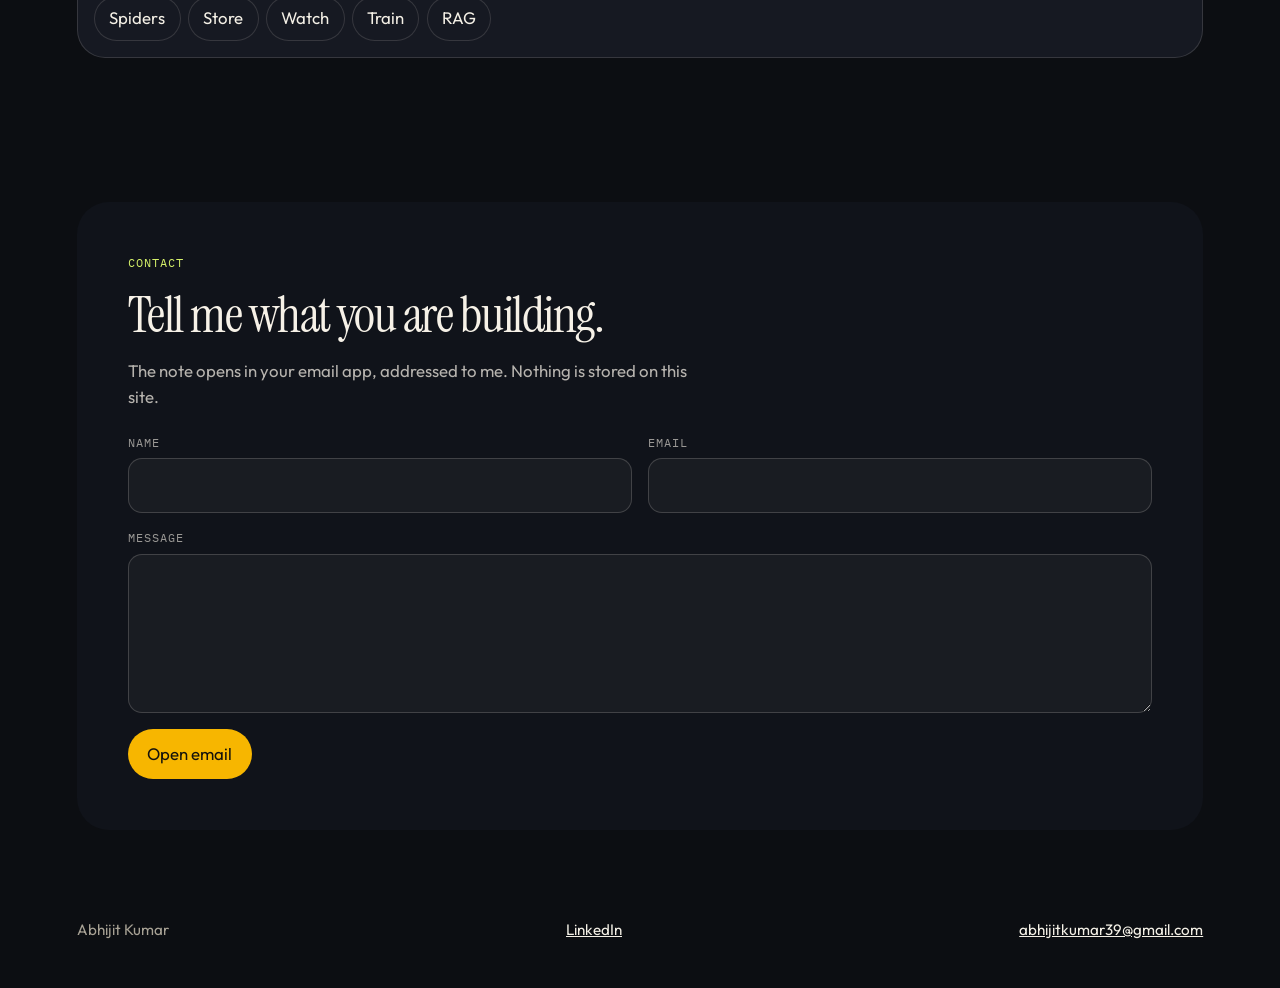
<file: elements.html>
<!DOCTYPE html>
<html lang="en">
<head>
	<meta charset="utf-8">
	<meta name="viewport" content="width=device-width, initial-scale=1">
	<title>Abhijit Kumar</title>
	<link rel="canonical" href="index.html">
	<meta http-equiv="refresh" content="0; url=index.html">
	<script>location.replace("index.html");</script>
</head>
<body>
	<p><a href="index.html">Home</a></p>
</body>
</html>
</file>
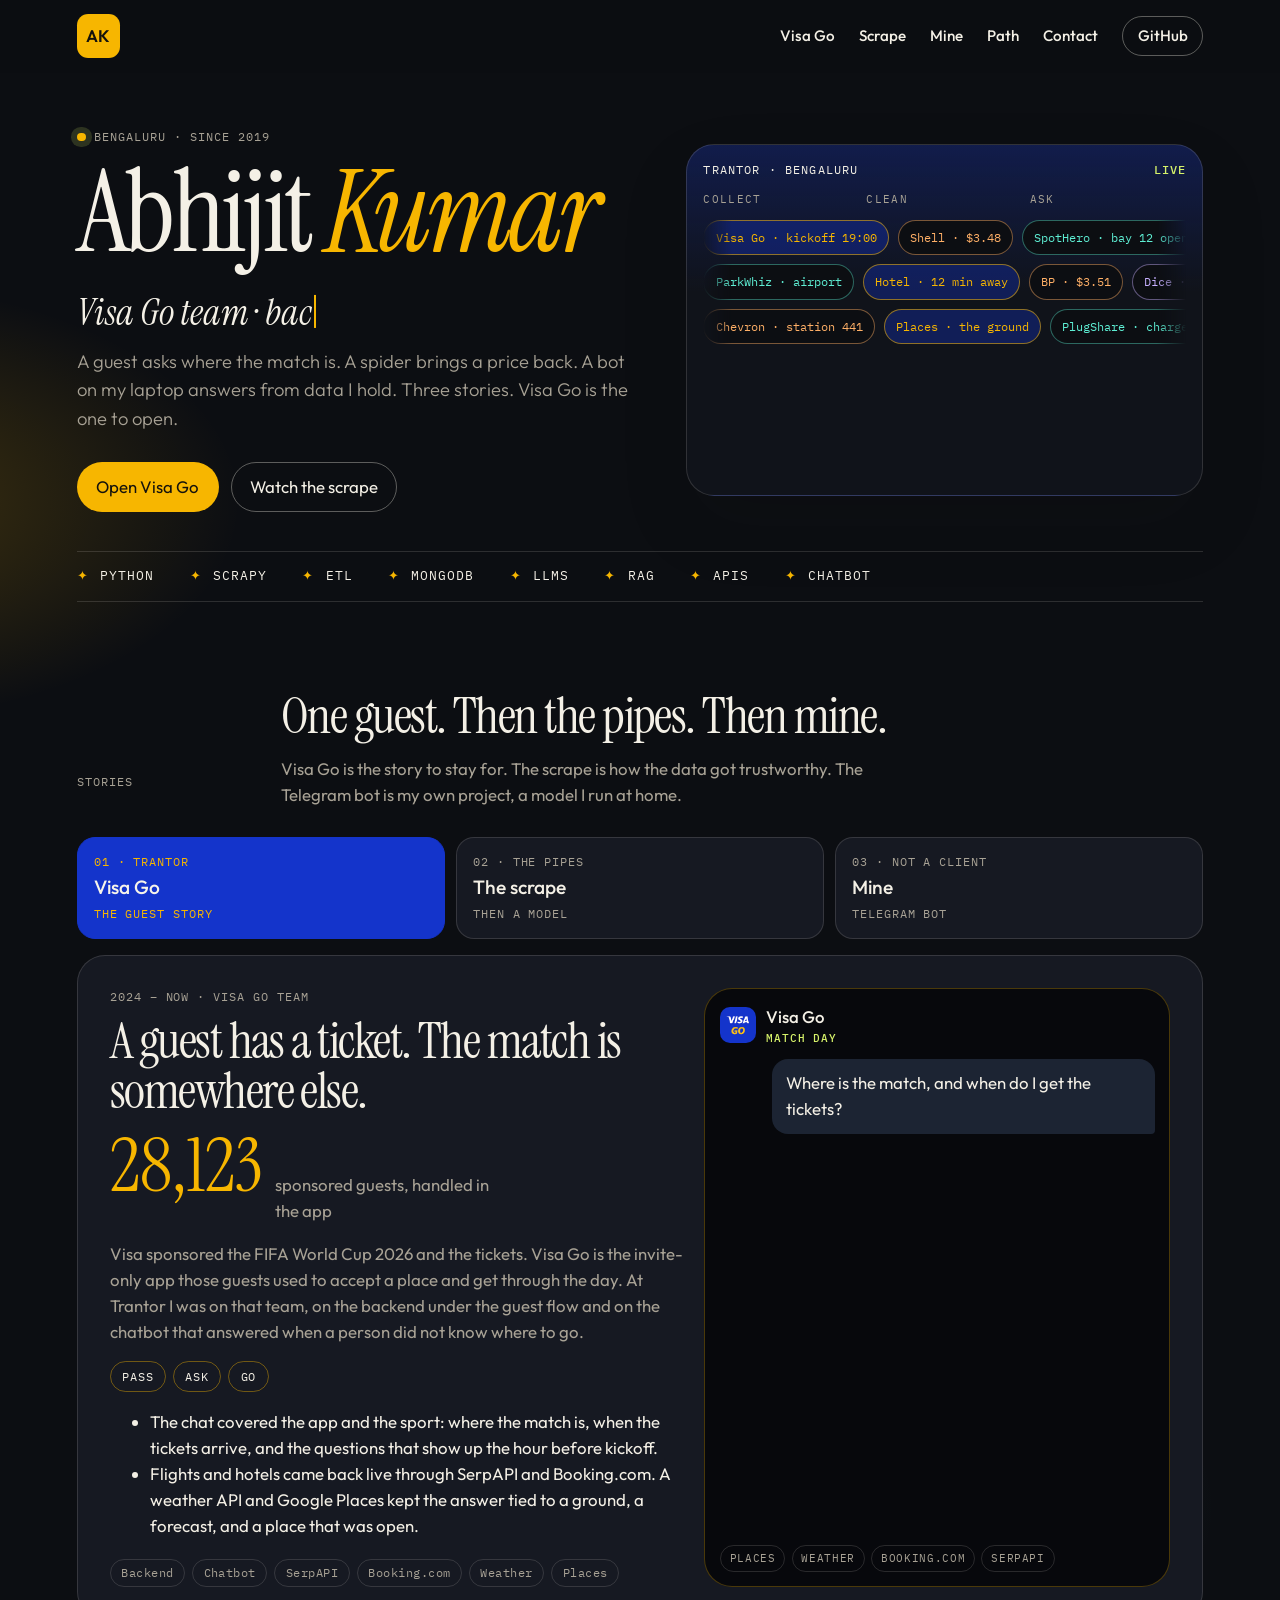
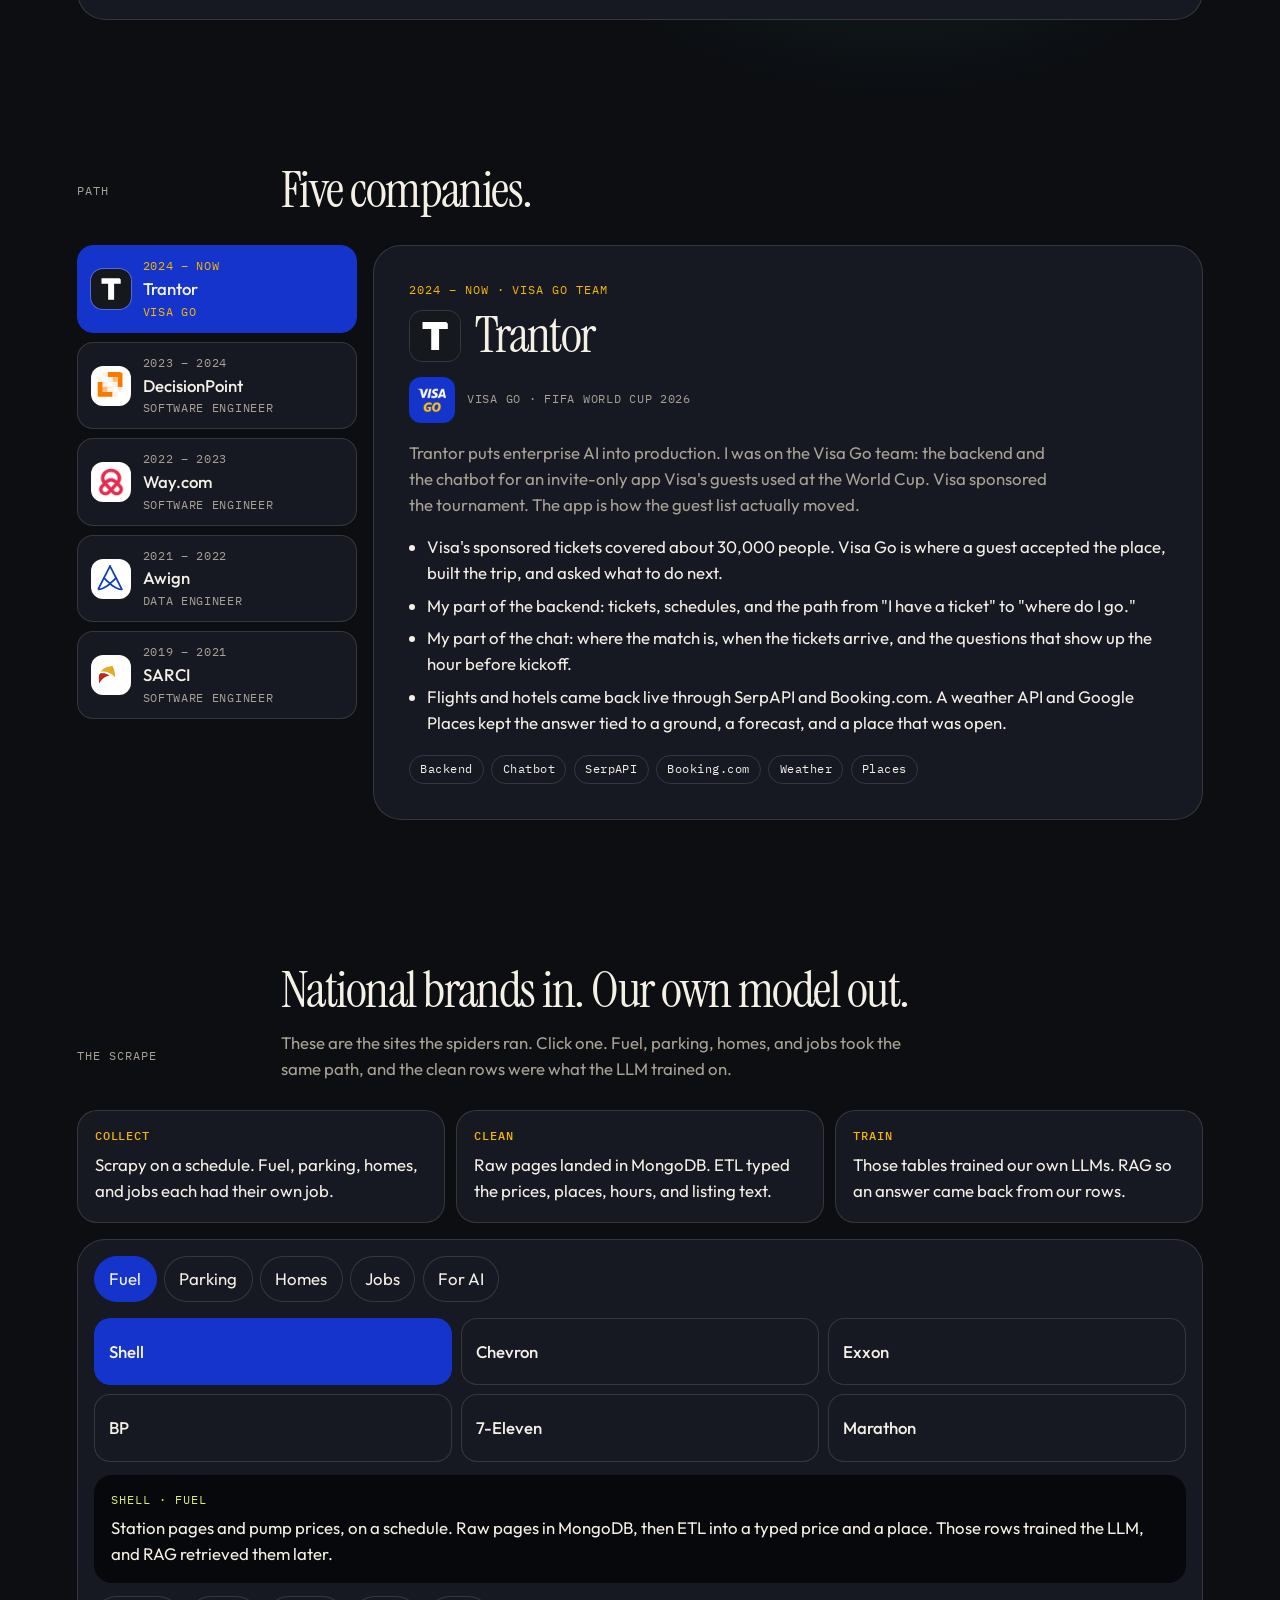
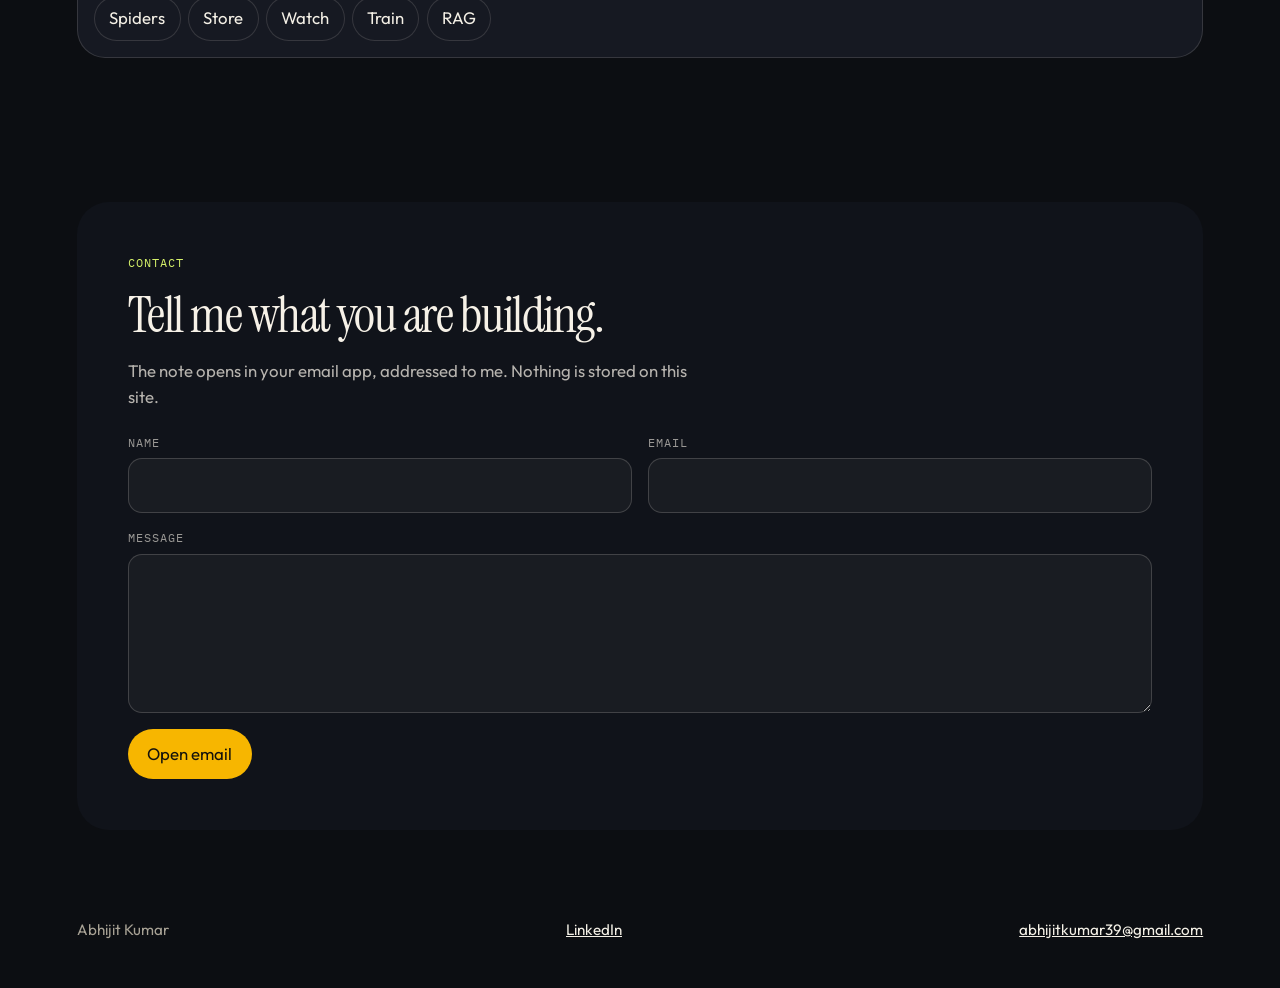
<file: generic.html>
<!DOCTYPE html>
<html lang="en">
<head>
	<meta charset="utf-8">
	<meta name="viewport" content="width=device-width, initial-scale=1">
	<title>Work — Abhijit Kumar</title>
	<link rel="canonical" href="index.html#work">
	<meta http-equiv="refresh" content="0; url=index.html#work">
	<script>location.replace("index.html#work");</script>
</head>
<body>
	<p><a href="index.html#work">Selected work</a></p>
</body>
</html>
</file>
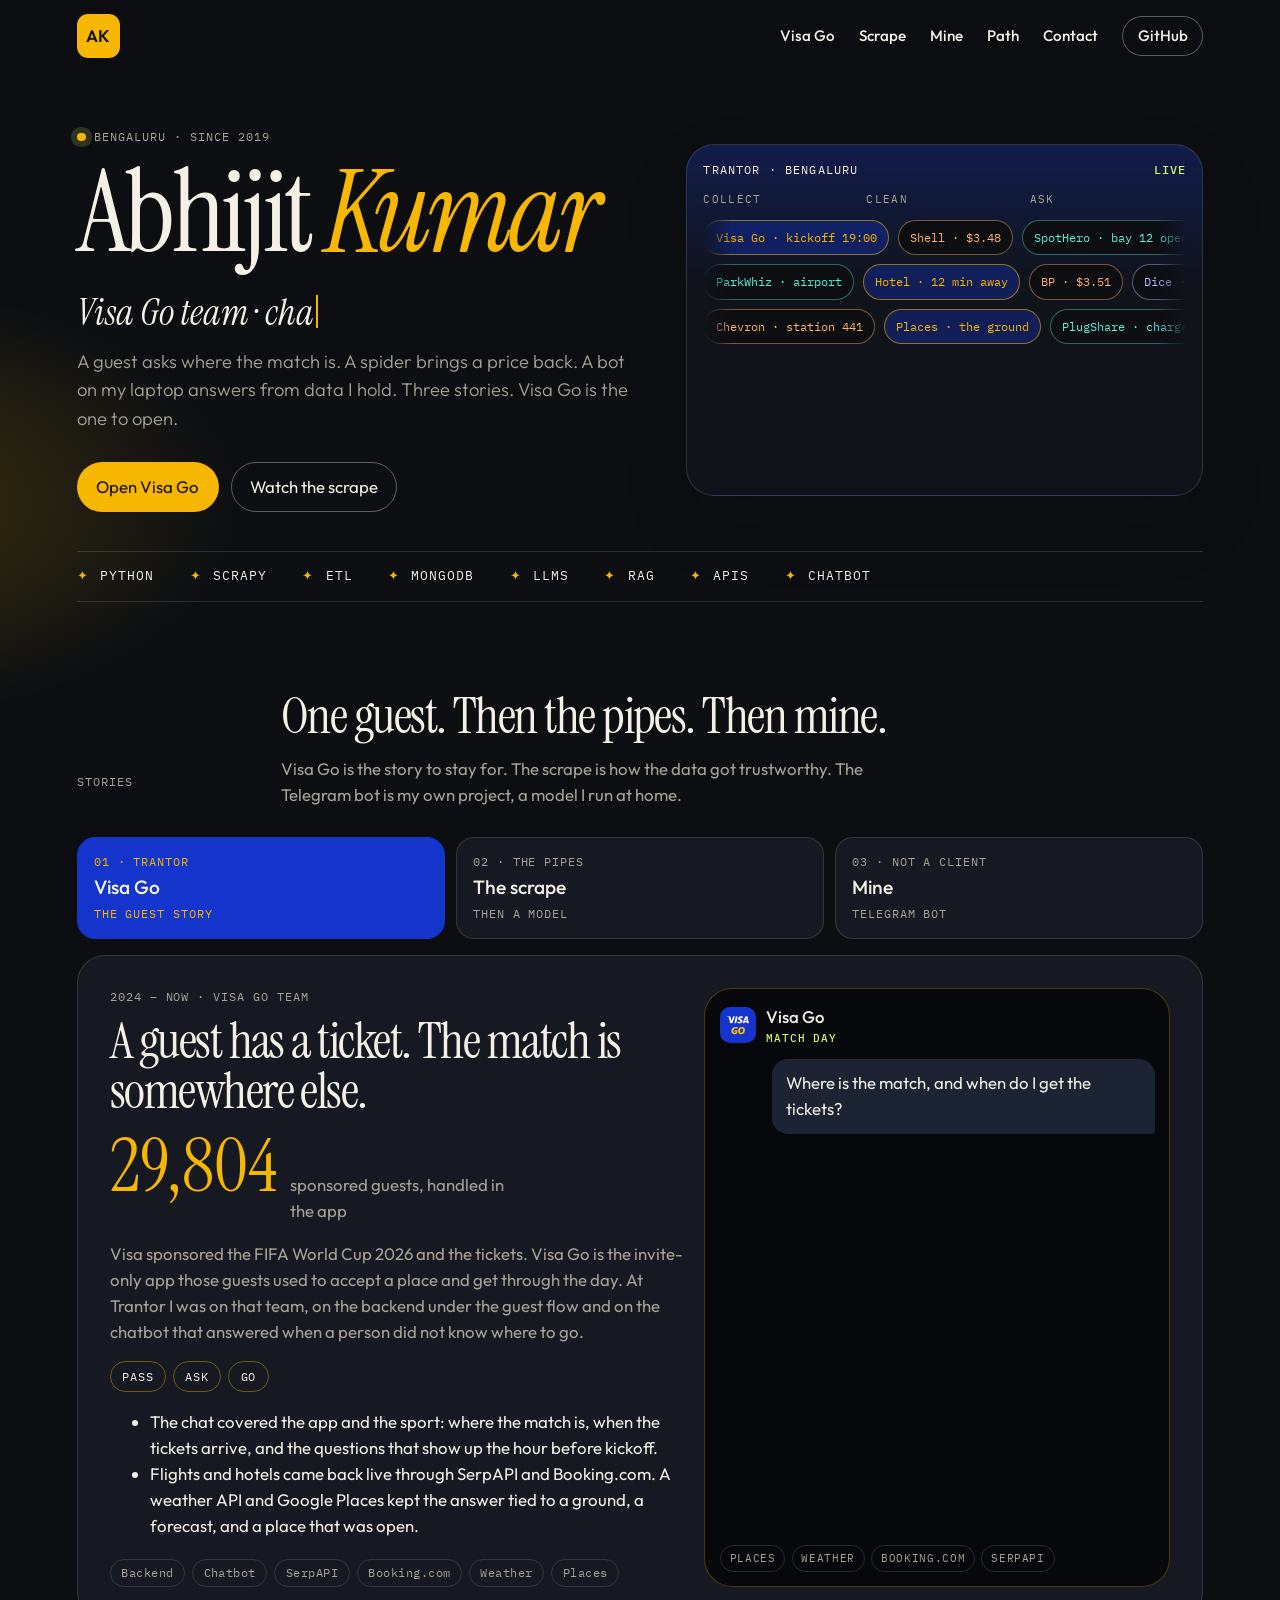
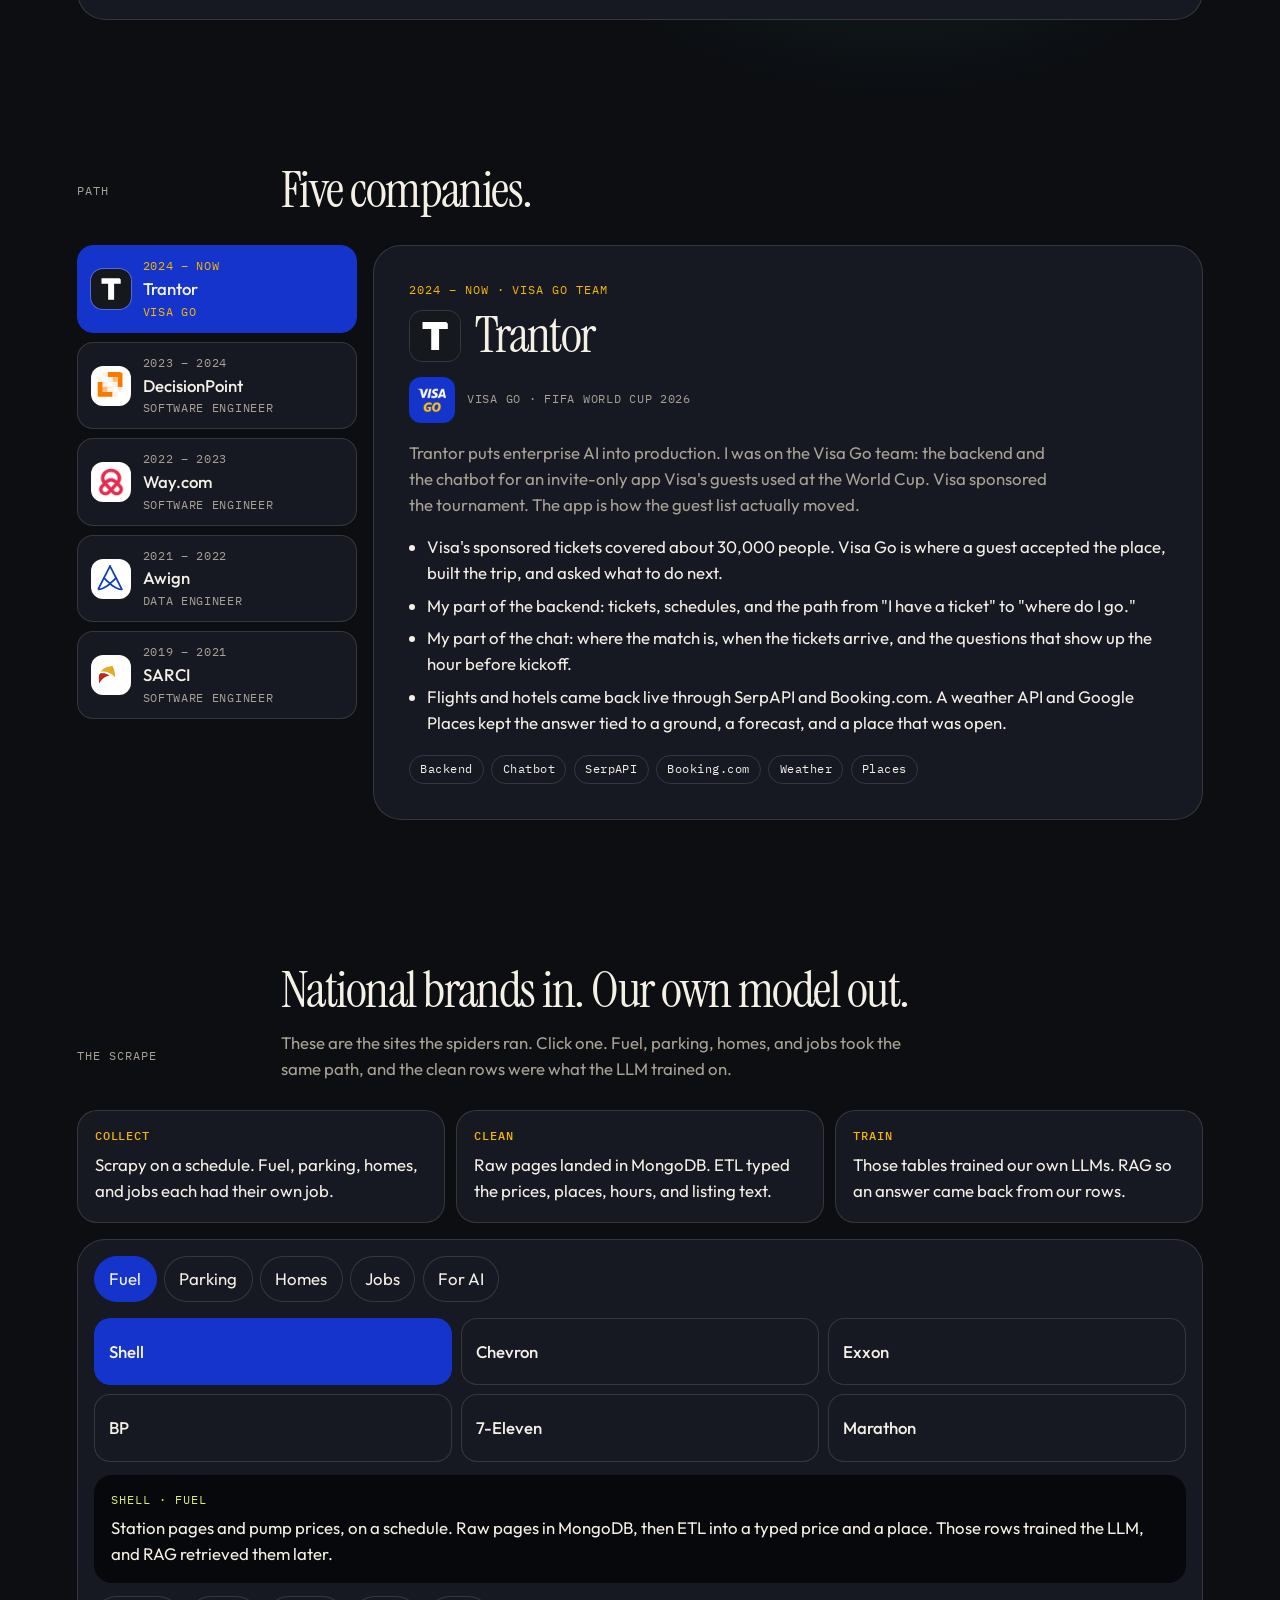
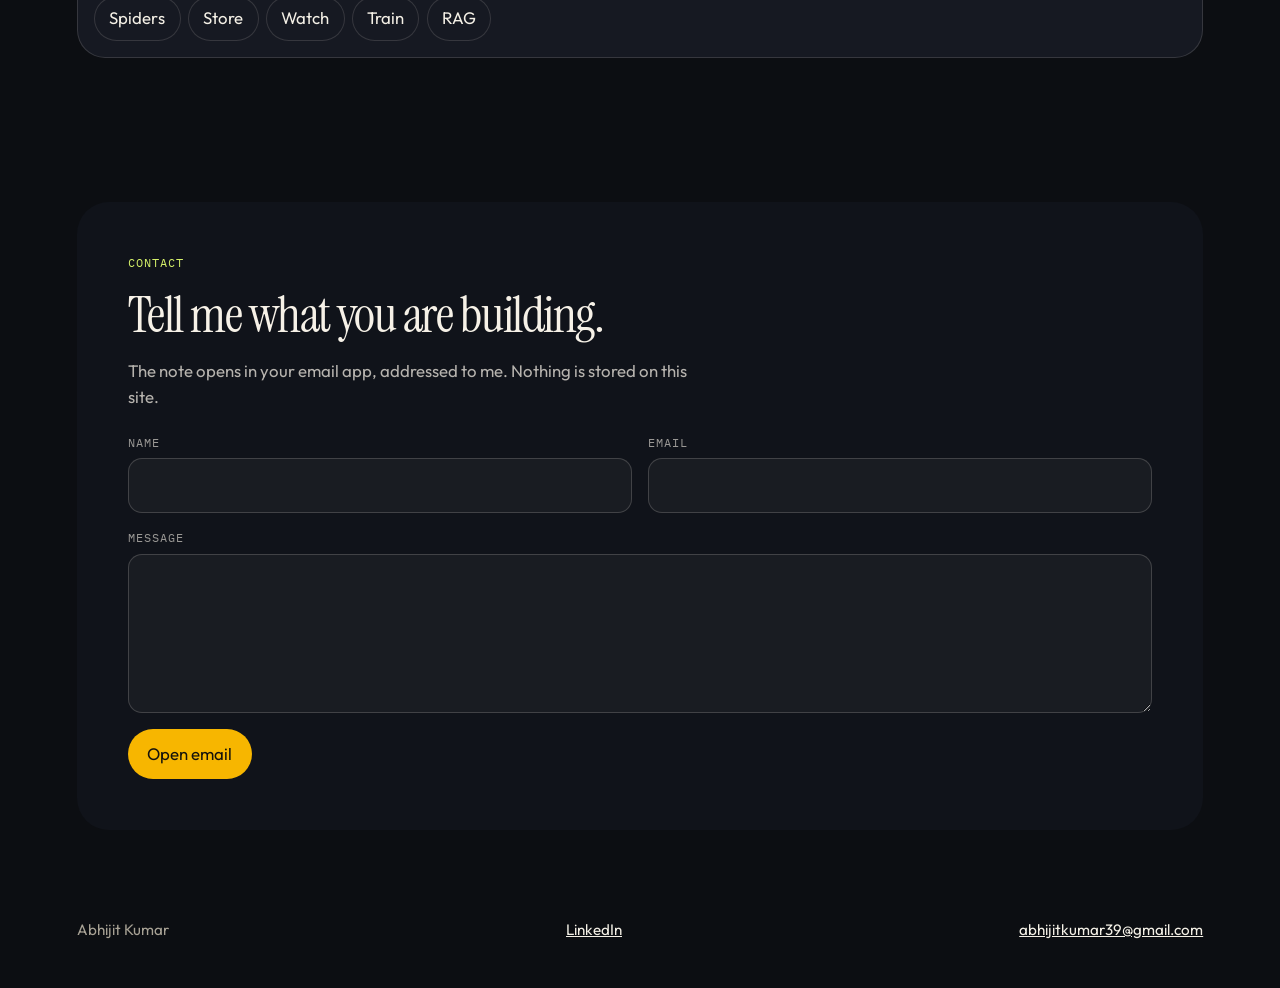
<file: posts.html>
<!DOCTYPE html>
<html lang="en">
<head>
	<meta charset="utf-8">
	<meta name="viewport" content="width=device-width, initial-scale=1">
	<title>Work — Abhijit Kumar</title>
	<link rel="canonical" href="index.html#work">
	<meta http-equiv="refresh" content="0; url=index.html#work">
	<script>location.replace("index.html#work");</script>
</head>
<body>
	<p><a href="index.html#work">Selected work</a></p>
</body>
</html>
</file>
<file: assets/css/portfolio.css>
:root {
	--bg: #0c0e12;
	--bg-deep: #08090c;
	--ink: #f4f0e6;
	--muted: #a8a295;
	--line: rgba(244, 240, 230, 0.14);
	--accent: #f7b600;
	--card: #161922;
	--ink-card: #10131a;
	--lime: #d6f26a;
	--visa: #1434cb;
	--gold: #f7b600;
	--serif: "Instrument Serif", Georgia, "Times New Roman", serif;
	--sans: "Outfit", "Avenir Next", "Segoe UI", sans-serif;
	--mono: "IBM Plex Mono", ui-monospace, SFMono-Regular, Menlo, monospace;
	--shadow: 0 30px 70px rgba(22, 23, 19, 0.1);
	--radius: 28px;
}

* { box-sizing: border-box; }

html { scroll-behavior: smooth; }

body {
	margin: 0;
	background:
		radial-gradient(820px 460px at 100% -8%, rgba(20, 52, 203, 0.55), transparent 62%),
		radial-gradient(680px 380px at -12% 12%, rgba(247, 182, 0, 0.22), transparent 58%),
		radial-gradient(540px 320px at 70% 36%, rgba(62, 224, 197, 0.08), transparent 60%),
		var(--bg);
	color: var(--ink);
	font-family: var(--sans);
	font-size: 1.05rem;
	line-height: 1.55;
	font-weight: 400;
}

body.nav-open { overflow: hidden; }

img { max-width: 100%; }

a { color: inherit; }

::selection {
	background: var(--lime);
	color: var(--ink);
}

.skip {
	position: absolute;
	left: 1rem;
	top: -4rem;
	background: var(--gold);
	color: #14120c;
	padding: 0.6rem 0.9rem;
	z-index: 20;
}

.skip:focus { top: 1rem; }

.nav {
	position: sticky;
	top: 0;
	z-index: 10;
	display: flex;
	align-items: center;
	justify-content: space-between;
	gap: 1rem;
	padding: 0.9rem 6vw;
	background: rgba(12, 14, 18, 0.82);
	backdrop-filter: blur(16px);
	border-bottom: 1px solid transparent;
}

.nav.is-stuck { border-bottom-color: var(--line); }

.mark {
	display: grid;
	place-items: center;
	width: 2.7rem;
	height: 2.7rem;
	border-radius: 0.7rem;
	background: var(--gold);
	color: #14120c;
	text-decoration: none;
	font-weight: 600;
	letter-spacing: 0.04em;
}

.nav-links {
	display: flex;
	align-items: center;
	gap: 1.5rem;
}

.nav-links a {
	text-decoration: none;
	font-size: 0.95rem;
	font-weight: 500;
}

.nav-links a:hover { color: var(--accent); }

.nav-github {
	border: 1px solid rgba(244, 240, 230, 0.35);
	border-radius: 999px;
	padding: 0.45rem 0.9rem;
}

.nav-github:hover {
	background: var(--gold);
	color: #14120c !important;
}

.menu {
	display: none;
	align-items: center;
	gap: 0.55rem;
	border: 1px solid var(--line);
	background: transparent;
	border-radius: 999px;
	padding: 0.45rem 0.8rem;
	font: inherit;
	cursor: pointer;
}

.menu-bars,
.menu-bars::before,
.menu-bars::after {
	display: block;
	width: 1rem;
	height: 1.5px;
	background: var(--ink);
	position: relative;
	content: "";
}

.menu-bars::before,
.menu-bars::after {
	position: absolute;
	left: 0;
}

.menu-bars::before { top: -5px; }
.menu-bars::after { top: 5px; }

.hero {
	display: grid;
	grid-template-columns: minmax(0, 1.05fr) minmax(280px, 0.95fr);
	gap: 2.4rem;
	align-items: center;
	padding: 3.4rem 6vw 2.4rem;
}

.eyebrow {
	display: flex;
	align-items: center;
	gap: 0.55rem;
	margin: 0 0 1rem;
	font-family: var(--mono);
	font-size: 0.78rem;
	letter-spacing: 0.08em;
	text-transform: uppercase;
	color: var(--muted);
}

.dot {
	width: 0.55rem;
	height: 0.55rem;
	border-radius: 50%;
	background: var(--accent);
	box-shadow: 0 0 0 6px rgba(214, 242, 106, 0.16);
	animation: pulse 1.8s ease-out infinite;
}

h1 {
	margin: 0;
	font-family: var(--serif);
	font-weight: 400;
	font-size: clamp(4.4rem, 9vw, 8.4rem);
	line-height: 0.86;
	letter-spacing: -0.04em;
}

h1 em {
	font-style: italic;
	color: var(--accent);
}

.role {
	margin: 1.4rem 0 0.4rem;
	font-family: var(--serif);
	font-size: clamp(1.6rem, 3vw, 2.3rem);
	font-style: italic;
}

.caret {
	display: inline-block;
	width: 2px;
	height: 0.9em;
	margin-left: 2px;
	background: var(--accent);
	transform: translateY(0.08em);
	animation: blink 1s steps(1) infinite;
}

.lede {
	max-width: 38rem;
	margin: 0.4rem 0 0;
	color: var(--muted);
	font-size: 1.15rem;
	font-weight: 300;
}

.hero-actions {
	display: flex;
	flex-wrap: wrap;
	gap: 0.75rem;
	margin-top: 1.8rem;
}

.btn {
	display: inline-flex;
	align-items: center;
	justify-content: center;
	min-height: 3rem;
	padding: 0.7rem 1.15rem;
	border-radius: 999px;
	text-decoration: none;
	font-weight: 500;
	border: 1px solid transparent;
	cursor: pointer;
	font: inherit;
}

.btn-primary {
	background: var(--gold);
	color: #14120c;
}

.btn-primary:hover { background: #ffd15a; }

.btn-ghost {
	border-color: rgba(244, 240, 230, 0.35);
	background: transparent;
	color: inherit;
}

.btn-ghost:hover { background: var(--gold); color: #14120c; }

.now {
	background: var(--ink-card);
	color: #f6f1e7;
	border-radius: var(--radius);
	padding: 1.6rem 1.5rem 0.6rem;
	box-shadow: var(--shadow);
}

.now-kicker {
	margin: 0 0 0.4rem;
	font-family: var(--mono);
	font-size: 0.75rem;
	letter-spacing: 0.12em;
	text-transform: uppercase;
	color: var(--lime);
}

.now dl { margin: 0; }

.now div {
	padding: 0.95rem 0;
	border-top: 1px solid rgba(246, 241, 231, 0.12);
}

.now dt {
	font-family: var(--mono);
	font-size: 0.72rem;
	letter-spacing: 0.08em;
	text-transform: uppercase;
	color: rgba(246, 241, 231, 0.55);
}

.now dd {
	margin: 0.2rem 0 0;
	font-size: 1.08rem;
}

.now a { color: #fff; }

.strip {
	margin: 0 6vw 1rem;
	border-block: 1px solid var(--line);
	overflow: hidden;
}

.strip ul {
	display: flex;
	gap: 2.2rem;
	list-style: none;
	margin: 0;
	padding: 0.9rem 0;
	font-family: var(--mono);
	font-size: 0.82rem;
	letter-spacing: 0.08em;
	text-transform: uppercase;
	white-space: nowrap;
}

.strip li::before {
	content: "✦";
	color: var(--accent);
	margin-right: 0.7rem;
}

.section {
	padding: 4.5rem 6vw;
}

.section-head {
	display: grid;
	grid-template-columns: 180px 1fr;
	gap: 1.5rem;
	align-items: end;
	margin-bottom: 1.8rem;
}

.section-head h2,
.about h2,
.contact h2 {
	margin: 0;
	font-family: var(--serif);
	font-weight: 400;
	font-size: clamp(2.2rem, 4vw, 3.6rem);
	line-height: 1.02;
	letter-spacing: -0.03em;
}

.section-lede {
	margin: 0.85rem 0 0;
	max-width: 40rem;
	color: var(--muted);
}

.beats {
	display: grid;
	grid-template-columns: repeat(3, 1fr);
	gap: 0.7rem;
	list-style: none;
	margin: 0 0 1rem;
	padding: 0;
}

.beats li {
	margin: 0;
	background: var(--card);
	border: 1px solid var(--line);
	border-radius: 20px;
	padding: 1rem 1.05rem 1.15rem;
}

.beats strong {
	display: block;
	margin-bottom: 0.35rem;
	font-family: var(--mono);
	font-size: 0.75rem;
	font-weight: 500;
	letter-spacing: 0.08em;
	text-transform: uppercase;
	color: var(--accent);
}

.projects {
	display: grid;
	grid-template-columns: 1fr 1fr;
	gap: 1rem;
}

.project {
	display: flex;
	flex-direction: column;
	gap: 1.2rem;
	min-height: 280px;
	padding: 1.4rem;
	background: var(--card);
	border: 1px solid var(--line);
	border-radius: 24px;
	text-decoration: none;
	transition: transform 180ms ease, border-color 180ms ease;
}

.project-wide { grid-column: 1 / -1; flex-direction: row; align-items: center; gap: 1.6rem; min-height: 0; }

.project:hover {
	transform: translateY(-4px);
	border-color: var(--accent);
}

.project-index {
	font-family: var(--serif);
	font-size: 2.4rem;
	line-height: 1;
	color: var(--accent);
}

.project-body { flex: 1; }

.project-meta {
	margin: 0 0 0.35rem;
	font-family: var(--mono);
	font-size: 0.75rem;
	letter-spacing: 0.08em;
	text-transform: uppercase;
	color: var(--muted);
}

.project h3 {
	margin: 0 0 0.45rem;
	font-size: 1.55rem;
	font-weight: 500;
	letter-spacing: -0.03em;
}

.project p { margin: 0; color: var(--muted); max-width: 46rem; }

.project-go {
	font-family: var(--mono);
	font-size: 0.78rem;
	letter-spacing: 0.06em;
	text-transform: uppercase;
}

.project-wide .project-go { margin-left: auto; }

.about {
	display: grid;
	grid-template-columns: 1fr 1fr;
	gap: 3rem;
	align-items: start;
}

.about-copy p {
	margin-top: 0;
	color: var(--muted);
	font-size: 1.12rem;
}

.facts {
	list-style: none;
	margin: 1.5rem 0 0;
	padding: 0;
	border-top: 1px solid var(--line);
}

.facts li {
	display: grid;
	grid-template-columns: 7rem 1fr;
	gap: 1rem;
	padding: 0.85rem 0;
	border-bottom: 1px solid var(--line);
}

.facts span {
	font-family: var(--mono);
	font-size: 0.75rem;
	letter-spacing: 0.08em;
	text-transform: uppercase;
	color: var(--muted);
	align-self: center;
}

.contact-panel {
	background: var(--ink-card);
	color: #f6f1e7;
	border-radius: 32px;
	padding: clamp(1.5rem, 4vw, 3.2rem);
}

.contact .eyebrow { color: var(--lime); }

.contact-note {
	max-width: 36rem;
	color: rgba(246, 241, 231, 0.72);
}

.note {
	display: grid;
	grid-template-columns: 1fr 1fr;
	gap: 1rem;
	margin-top: 1.5rem;
}

.note label { display: grid; gap: 0.4rem; }

.note .full { grid-column: 1 / -1; }
.note button { grid-column: 1 / -1; justify-self: start; }

.note span {
	font-family: var(--mono);
	font-size: 0.72rem;
	letter-spacing: 0.08em;
	text-transform: uppercase;
	color: rgba(246, 241, 231, 0.6);
}

.note input,
.note textarea {
	width: 100%;
	border: 1px solid rgba(246, 241, 231, 0.18);
	background: rgba(255, 255, 255, 0.04);
	color: #fff;
	border-radius: 14px;
	padding: 0.85rem 0.9rem;
	font: inherit;
}

.note input:focus,
.note textarea:focus,
.btn:focus-visible,
.nav a:focus-visible,
.menu:focus-visible,
.mark:focus-visible {
	outline: 2px solid var(--lime);
	outline-offset: 3px;
}

.footer {
	display: flex;
	justify-content: space-between;
	gap: 1rem;
	padding: 0 6vw 2rem;
	color: var(--muted);
	font-size: 0.95rem;
}

.footer a { color: var(--ink); }

.switcher {
	display: grid;
	grid-template-columns: minmax(220px, 280px) 1fr;
	gap: 1rem;
	align-items: stretch;
}

.switcher-tabs {
	display: flex;
	flex-direction: column;
	gap: 0.55rem;
}

.switcher-tabs button,
.lane-tabs button,
.steps button,
.brand-grid button {
	font: inherit;
	cursor: pointer;
	text-align: left;
	color: inherit;
	background: var(--card);
	border: 1px solid var(--line);
}

.switcher-tabs button {
	display: grid;
	grid-template-columns: 40px 1fr;
	column-gap: 0.7rem;
	row-gap: 0.05rem;
	align-items: center;
	padding: 0.7rem 0.85rem;
	border-radius: 16px;
}

.co-mark {
	grid-row: 1 / span 3;
	width: 40px;
	height: 40px;
	border-radius: 12px;
	object-fit: contain;
	background: #fff;
	padding: 5px;
	border: 1px solid var(--line);
}

.co-mark-fill {
	padding: 0;
	object-fit: cover;
	background: #15181c;
}

.switcher-tabs button span,
.switcher-tabs button small {
	font-family: var(--mono);
	font-size: 0.72rem;
	letter-spacing: 0.06em;
	text-transform: uppercase;
	color: var(--muted);
}

.switcher-tabs button strong {
	font-size: 1.05rem;
	font-weight: 500;
}

.switcher-tabs button[aria-selected="true"],
.lane-tabs button[aria-selected="true"],
.steps button[aria-selected="true"],
.brand-grid button[aria-selected="true"] {
	background: var(--visa);
	color: #f7f4ea;
	border-color: var(--visa);
}

.switcher-tabs button[aria-selected="true"] span,
.switcher-tabs button[aria-selected="true"] small {
	color: var(--gold);
}

.switcher-tabs button[aria-selected="true"] .co-mark {
	border-color: transparent;
	box-shadow: 0 0 0 1px rgba(246, 241, 231, 0.28);
}

.stage-card {
	background: var(--card);
	border: 1px solid var(--line);
	border-radius: 28px;
	padding: clamp(1.3rem, 3vw, 2.2rem);
	min-height: 100%;
}

.stage-title {
	display: flex;
	align-items: center;
	gap: 0.85rem;
}

.stage-title .co-mark {
	width: 52px;
	height: 52px;
	border-radius: 14px;
	grid-row: auto;
}

.stage-kicker,
.dock-kicker {
	margin: 0 0 0.6rem;
	font-family: var(--mono);
	font-size: 0.75rem;
	letter-spacing: 0.08em;
	text-transform: uppercase;
	color: var(--accent);
}

.stage-card h3 {
	margin: 0;
	font-family: var(--serif);
	font-size: clamp(2.4rem, 4vw, 3.6rem);
	font-weight: 400;
	letter-spacing: -0.03em;
	line-height: 0.95;
}

.product-lockup {
	display: flex;
	align-items: center;
	gap: 0.75rem;
	margin: 0.95rem 0 0.15rem;
}

.product-lockup img {
	width: 46px;
	height: 46px;
	border-radius: 12px;
}

.product-lockup span {
	font-family: var(--mono);
	font-size: 0.75rem;
	letter-spacing: 0.06em;
	text-transform: uppercase;
	color: var(--muted);
}

.stage-company {
	max-width: 40rem;
	color: var(--muted);
}

.stage-card ul {
	margin: 0.4rem 0 0;
	padding-left: 1.1rem;
}

.stage-card li { margin: 0.4rem 0; }

.chips {
	display: flex;
	flex-wrap: wrap;
	gap: 0.45rem;
	margin: 1.2rem 0 0;
}

.chips span {
	border: 1px solid var(--line);
	border-radius: 999px;
	padding: 0.25rem 0.65rem;
	font-family: var(--mono);
	font-size: 0.75rem;
	letter-spacing: 0.04em;
}

.board {
	background: var(--card);
	border: 1px solid var(--line);
	border-radius: 28px;
	padding: 1rem;
}

.lane-tabs,
.steps {
	display: flex;
	flex-wrap: wrap;
	gap: 0.45rem;
}

.lane-tabs { margin-bottom: 1rem; }

.lane-tabs button,
.steps button {
	border-radius: 999px;
	padding: 0.55rem 0.9rem;
}

.brand-grid {
	display: grid;
	grid-template-columns: repeat(3, 1fr);
	gap: 0.55rem;
	min-height: 9rem;
}

.brand-grid[hidden] { display: none; }

.brand-grid button {
	border-radius: 16px;
	padding: 1rem 0.9rem;
	font-weight: 500;
	font-size: 1.05rem;
}

.brand-grid button:hover,
.switcher-tabs button:hover,
.lane-tabs button:hover,
.steps button:hover {
	border-color: var(--accent);
}

.ai-note {
	display: block;
	min-height: 0;
}

.ai-note p {
	margin: 0 0 1rem;
	max-width: 42rem;
	color: var(--muted);
}

.dock {
	margin-top: 0.8rem;
	padding: 1rem 1.1rem;
	border-radius: 18px;
	background: #07080b;
	color: #f6f1e7;
}

.dock p { margin: 0; }

.dock-kicker { color: var(--lime); }

#dock-copy { margin-top: 0.35rem; }

.steps { margin-top: 0.8rem; }

.switcher-tabs button:focus-visible,
.lane-tabs button:focus-visible,
.steps button:focus-visible,
.brand-grid button:focus-visible {
	outline: 2px solid var(--lime);
	outline-offset: 3px;
}

@media (max-width: 860px) {
	.menu { display: inline-flex; }

	.nav-links {
		position: fixed;
		inset: 4.4rem 1rem auto;
		display: none;
		flex-direction: column;
		align-items: stretch;
		gap: 0.2rem;
		padding: 0.8rem;
		background: var(--card);
		border: 1px solid var(--line);
		border-radius: 18px;
		box-shadow: var(--shadow);
	}

	.nav-links.is-open { display: flex; }

	.nav-links a {
		padding: 0.85rem 0.7rem;
		border-radius: 12px;
	}

	.nav-github { text-align: center; }

	.hero,
	.section-head,
	.about,
	.note,
	.project-wide,
	.projects {
		grid-template-columns: 1fr;
	}

	.hero {
		min-height: auto;
		padding-top: 2.2rem;
		gap: 1.6rem;
	}

	h1 { font-size: clamp(3.4rem, 16vw, 5rem); }

	.project-wide { flex-direction: column; align-items: flex-start; }

	.project-wide .project-go { margin-left: 0; }

	.footer { flex-direction: column; }

	.switcher,
	.brand-grid,
	.beats { grid-template-columns: 1fr; }

	.switcher-tabs {
		flex-direction: row;
		overflow-x: auto;
		padding-bottom: 0.2rem;
	}

	.switcher-tabs button { min-width: 12.5rem; }
}

.pipe {
	position: relative;
	overflow: hidden;
	min-height: 22rem;
	padding: 1rem 1rem 1.1rem;
	border-radius: 28px;
	background:
		linear-gradient(180deg, rgba(20, 52, 203, 0.28), transparent 42%),
		#10131a;
	border: 1px solid var(--line);
	box-shadow: var(--shadow);
}

.pipe-top {
	display: flex;
	justify-content: space-between;
	align-items: baseline;
	margin-bottom: 0.8rem;
	font-family: var(--mono);
	font-size: 0.72rem;
	letter-spacing: 0.1em;
	text-transform: uppercase;
}

.pipe-top strong { color: var(--lime); font-weight: 500; }

.pipe-stages {
	display: grid;
	grid-template-columns: repeat(3, 1fr);
	gap: 0.4rem;
	margin-bottom: 0.7rem;
}

.pipe-stages span {
	font-family: var(--mono);
	font-size: 0.68rem;
	letter-spacing: 0.12em;
	text-transform: uppercase;
	color: var(--muted);
}

.pipe-window {
	overflow: hidden;
	display: grid;
	gap: 0.55rem;
	-webkit-mask-image: linear-gradient(90deg, transparent, #000 6%, #000 94%, transparent);
	mask-image: linear-gradient(90deg, transparent, #000 6%, #000 94%, transparent);
}

.pipe-lane {
	display: flex;
	gap: 0.55rem;
	width: max-content;
	animation: marquee 32s linear infinite;
}

.pipe-lane.back { animation-duration: 42s; animation-direction: reverse; }

.pill {
	flex: none;
	padding: 0.45rem 0.7rem;
	border-radius: 999px;
	background: #0c0e12;
	border: 1px solid var(--line);
	font-family: var(--mono);
	font-size: 0.78rem;
	white-space: nowrap;
}

.pill.fuel { color: #ffb067; border-color: rgba(255, 176, 103, 0.45); }
.pill.park { color: #5eefd4; border-color: rgba(94, 239, 212, 0.4); }
.pill.home { color: #ff8fa3; border-color: rgba(255, 143, 163, 0.4); }
.pill.job { color: #c6b0ff; border-color: rgba(198, 176, 255, 0.45); }
.pill.visa { color: var(--gold); border-color: rgba(247, 182, 0, 0.55); background: rgba(20, 52, 203, 0.35); }

.story-switch { display: grid; gap: 1rem; }

.story-tabs {
	display: grid;
	grid-template-columns: repeat(3, 1fr);
	gap: 0.7rem;
}

.story-tabs button {
	display: grid;
	gap: 0.15rem;
	text-align: left;
	padding: 0.95rem 1rem;
	border-radius: 18px;
	border: 1px solid var(--line);
	background: var(--card);
	color: inherit;
	font: inherit;
	cursor: pointer;
}

.story-tabs button span,
.story-tabs button small {
	font-family: var(--mono);
	font-size: 0.72rem;
	letter-spacing: 0.08em;
	text-transform: uppercase;
	color: var(--muted);
}

.story-tabs button strong { font-size: 1.2rem; font-weight: 500; }

.story-tabs button[aria-selected="true"] {
	background: var(--visa);
	border-color: var(--visa);
	color: #f7f4ea;
}

.story-tabs button[aria-selected="true"] span,
.story-tabs button[aria-selected="true"] small { color: var(--gold); }

.story-card[hidden] { display: none; }

.story-card {
	display: grid;
	grid-template-columns: minmax(0, 1.05fr) minmax(260px, 0.85fr);
	gap: 1.2rem;
	align-items: stretch;
	padding: clamp(1.2rem, 3vw, 2rem);
	border-radius: 28px;
	background: var(--card);
	border: 1px solid var(--line);
}

.story-card h3 {
	margin: 0 0 0.6rem;
	font-family: var(--serif);
	font-weight: 400;
	font-size: clamp(2.1rem, 4vw, 3.3rem);
	line-height: 0.98;
	letter-spacing: -0.03em;
}

.story-copy p { color: var(--muted); max-width: 40rem; }

.guests {
	display: flex;
	align-items: baseline;
	gap: 0.8rem;
	margin: 1rem 0;
}

.guests b {
	font-family: var(--serif);
	font-size: clamp(3rem, 6vw, 4.6rem);
	font-weight: 400;
	line-height: 0.9;
	color: var(--gold);
}

.guests span { color: var(--muted); max-width: 14rem; }

.journey {
	display: flex;
	gap: 0.45rem;
	list-style: none;
	margin: 0 0 1rem;
	padding: 0;
}

.journey li {
	padding: 0.35rem 0.7rem;
	border-radius: 999px;
	border: 1px solid rgba(247, 182, 0, 0.4);
	font-family: var(--mono);
	font-size: 0.72rem;
	letter-spacing: 0.08em;
	text-transform: uppercase;
	animation: step 4.8s ease-in-out infinite;
}

.journey li:nth-child(2) { animation-delay: 1.6s; }
.journey li:nth-child(3) { animation-delay: 3.2s; }

.phone {
	display: flex;
	flex-direction: column;
	min-height: 28rem;
	padding: 0.9rem;
	border-radius: 28px;
	background: #07080c;
	border: 1px solid rgba(247, 182, 0, 0.28);
}

.phone-bar {
	display: flex;
	align-items: center;
	gap: 0.65rem;
	margin-bottom: 0.8rem;
	font-weight: 500;
}

.phone-bar img { width: 36px; height: 36px; border-radius: 10px; }

.phone-bar small {
	display: block;
	color: var(--lime);
	font-family: var(--mono);
	font-size: 0.68rem;
	letter-spacing: 0.08em;
	text-transform: uppercase;
}

.phone-log {
	flex: 1;
	display: flex;
	flex-direction: column;
	gap: 0.55rem;
}

.bubble {
	max-width: 88%;
	margin: 0;
	padding: 0.7rem 0.85rem;
	border-radius: 16px;
	animation: pop 0.35s ease;
}

.bubble.guest {
	align-self: flex-end;
	background: #1c2433;
	border-bottom-right-radius: 4px;
}

.bubble.bot {
	align-self: flex-start;
	background: var(--visa);
	border-bottom-left-radius: 4px;
}

.phone-sources {
	display: flex;
	flex-wrap: wrap;
	gap: 0.4rem;
	margin-top: 0.8rem;
}

.phone-sources span {
	padding: 0.25rem 0.55rem;
	border-radius: 999px;
	border: 1px solid var(--line);
	font-family: var(--mono);
	font-size: 0.68rem;
	letter-spacing: 0.06em;
	text-transform: uppercase;
	color: var(--muted);
}

.phone-sources span.on {
	color: #14120c;
	background: var(--gold);
	border-color: var(--gold);
}

.gates {
	display: grid;
	grid-template-columns: repeat(3, 1fr);
	gap: 0.6rem;
}

.gate {
	overflow: hidden;
	position: relative;
	padding: 0.8rem 0.7rem;
	border-radius: 20px;
	background: #07080c;
	border: 1px solid var(--line);
}

.gate > strong {
	position: relative;
	z-index: 1;
	display: block;
	margin-bottom: 0.6rem;
	font-family: var(--mono);
	font-size: 0.72rem;
	letter-spacing: 0.1em;
	text-transform: uppercase;
	color: var(--lime);
}

.gate-window {
	height: 8.6rem;
	overflow: hidden;
}

.gate-fall {
	display: grid;
	gap: 0.45rem;
	animation: fall 8s linear infinite;
}

.mine-phone { border-color: rgba(62, 224, 197, 0.35); }
.bubble.me { align-self: flex-end; background: #1f6f86; border-bottom-right-radius: 4px; }
.bubble.ollama { align-self: flex-start; background: #14342c; border-bottom-left-radius: 4px; }

@media (max-width: 860px) {
	.story-tabs,
	.story-card,
	.gates { grid-template-columns: 1fr; }
	.pipe, .phone { min-height: 0; }
}

@media (prefers-reduced-motion: reduce) {
	html { scroll-behavior: auto; }
	.caret, .dot, .pipe-lane, .gate-fall, .journey li, .bubble { animation: none; }
	.project { transition: none; }
}

@keyframes blink {
	50% { opacity: 0; }
}

@keyframes pulse {
	0% { box-shadow: 0 0 0 0 rgba(214, 242, 106, 0.45); }
	100% { box-shadow: 0 0 0 12px rgba(214, 242, 106, 0); }
}

@keyframes marquee {
	from { transform: translateX(0); }
	to { transform: translateX(-50%); }
}

@keyframes fall {
	from { transform: translateY(-50%); }
	to { transform: translateY(0); }
}

@keyframes step {
	0%, 100% { background: transparent; color: var(--ink); }
	35% { background: var(--gold); color: #14120c; }
}

@keyframes pop {
	from { opacity: 0; transform: translateY(8px); }
	to { opacity: 1; transform: none; }
}
</file>
